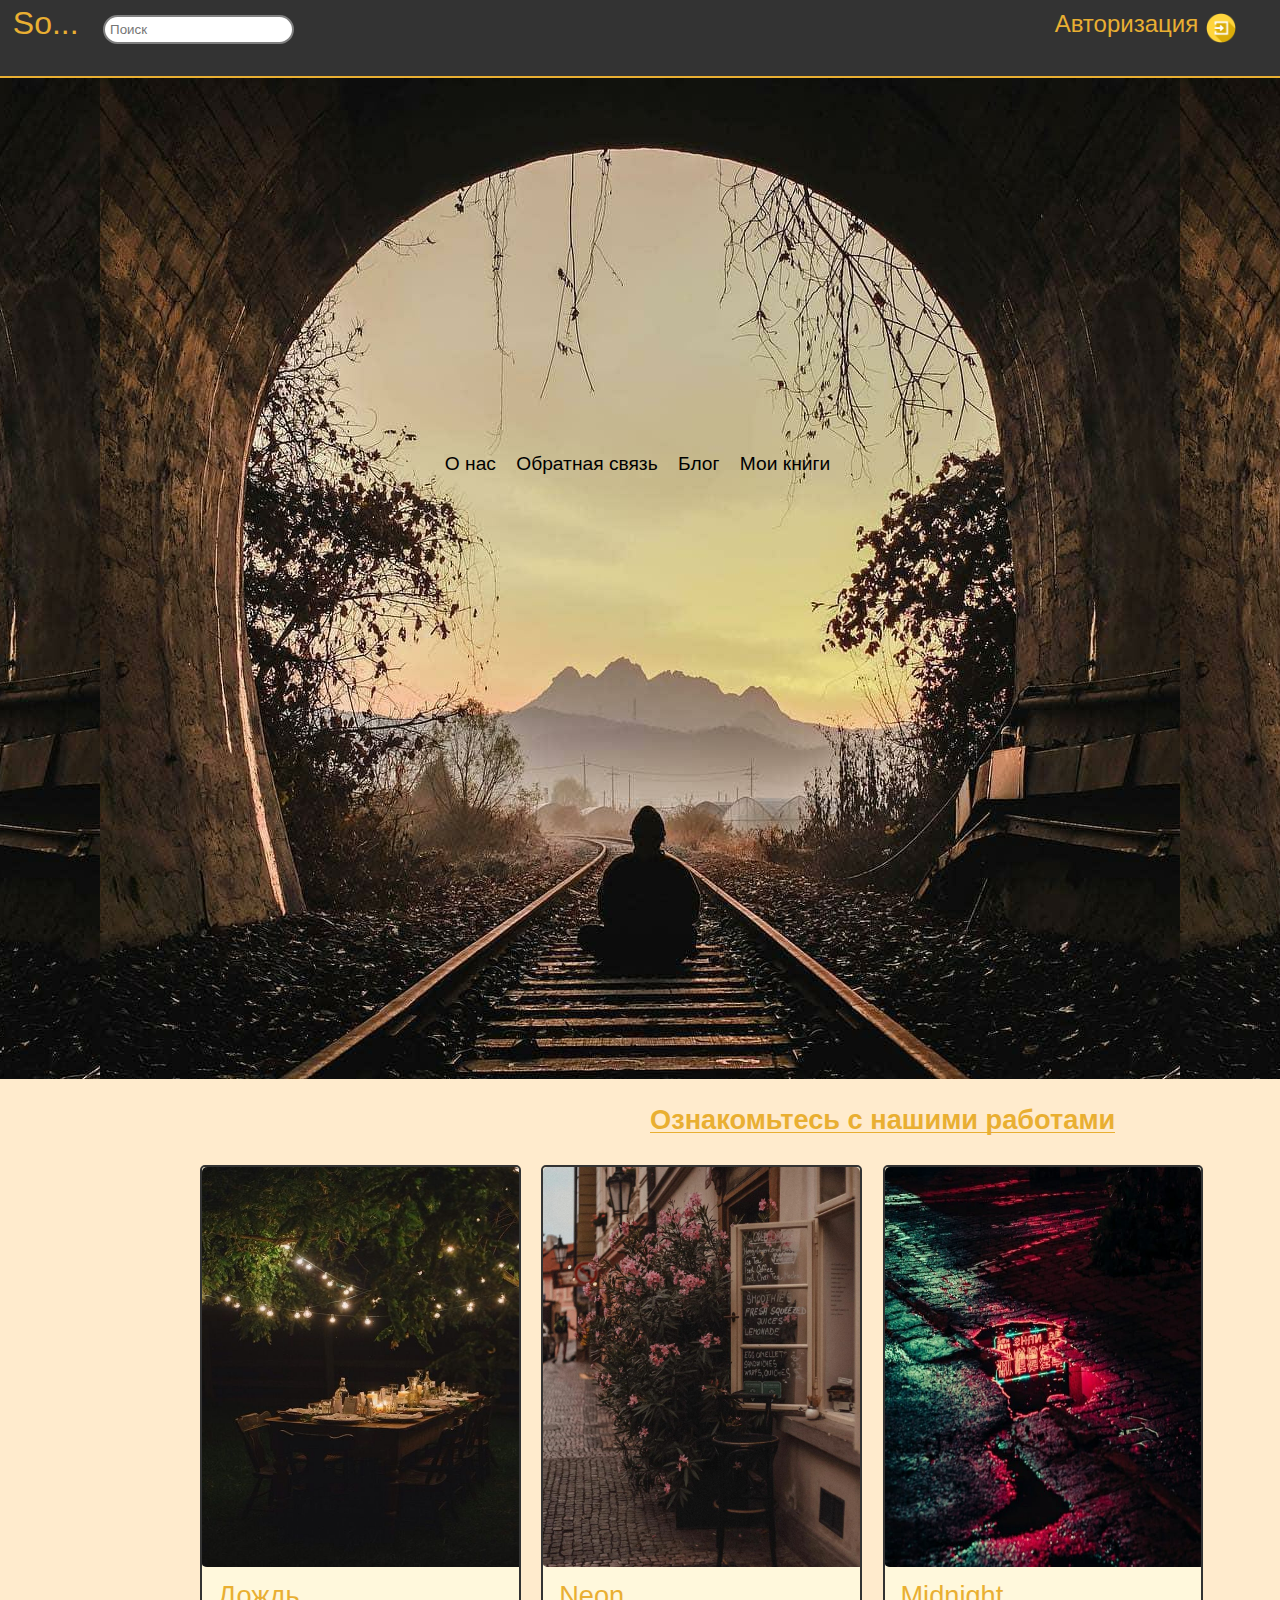
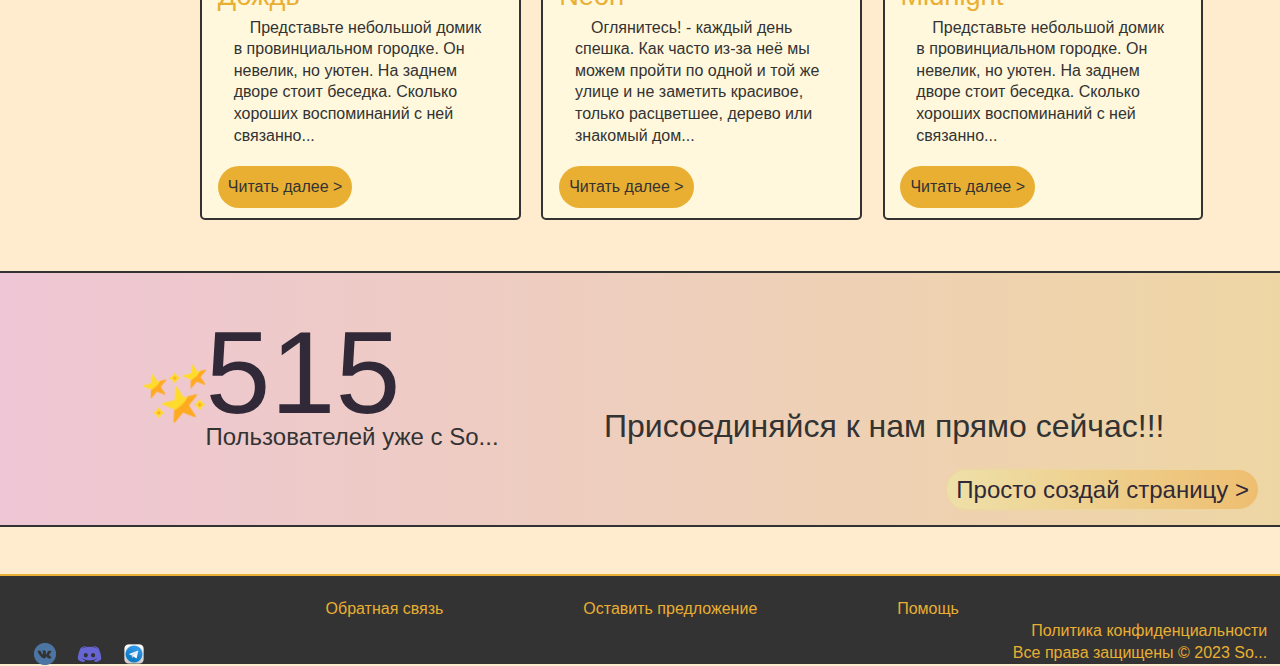
<file: index.html>
<!DOCTYPE html>
<html lang="en">
<head>
    <meta charset="UTF-8">
    <meta http-equiv="content-Type" content="text/html">
    <meta name="keywords" content="book, site, website" />
    <meta name="description" content="Этот сайт является литературным порталом" />
    <link href="css/style.css" rel="stylesheet" type="text/css" />
    <link href="img/book.png" rel="shortcut icon" type="image/x-icon" />
    <title>So...</title>
</head>
<body>
    <div id="page-wrap">
        <header>
        <a href="index.html" title="На главную" id="logo">So...</a>
        <input type="text" class="search" placeholder="Поиск" />
        <span class="right"> <span class="contact"><a href="auth.html" title="Вход/Регистрация">Авторизация<a href="auth.html" title="Вход/Регистрация"><img src="img/login.png" alt="Авторизация" title="Авторизация"></a></a></span></span>
    </header>
    <center>
    <div id="main">
        <div id="menu">
            <a href="index01.html" class="text_2">О нас</a>
            <a href="index02.html" class="text_2">Обратная связь</a>
            <a href="index03.html" class="text_2">Блог</a>
            <a href="index04.html" class="text_2">Мои книги</a>   
        </div>    
    </div>
    </center>
    <div class="read"><b><a href="#"> Ознакомьтесь с нашими работами </a></b><hr /></div>
    <div id="wrapper">
        <div id="articles">
            <article>
               <img src="img/rain.png" alt="Изображение" class="images" />
               <h2 class="text">Дождь</h2>
               <p>Представьте небольшой домик в провинциальном городке. Он невелик, но уютен. На заднем дворе стоит беседка. Сколько хороших воспоминаний с ней связанно...</p>
               <a href="rain.html" title="Читать рассказ" class="text">Читать далее ></a>
            </article>
            <article>
                <img src="img/neon.png" alt="Изображение" class="images" />
                <h2 class="text">Neon</h2>
                <p>Оглянитесь! - каждый день спешка. Как часто из-за неё мы можем пройти по одной и той же улице и не заметить красивое, только расцветшее, дерево или знакомый дом...</p>
                <a href="neon.html" title="Читать рассказ" class="text">Читать далее ></a>
             </article>
             <article>
                <img src="img/midnight.png" alt="Изображение" class="images" />
                <h2 class="text">Midnight</h2>
                <p>Представьте небольшой домик в провинциальном городке. Он невелик, но уютен. На заднем дворе стоит беседка. Сколько хороших воспоминаний с ней связанно...</p>
                <a href="midnight.html" title="Читать рассказ" class="text">Читать далее ></a>
             </article>
        </div>
    </div>
    <div class="clear"><br /></div>
    <center>
        <div id="soc-block">
            <div id="soc-block_in_1"> 515
                <img src="img/star.png"> 
            </div>
            <div class="leftt">
                <span class="soc_1">Пользователей уже с So...</span>
            </div>
            <div class="rightt_1">
                <span>Присоединяйся к нам прямо сейчас!!!</span>
            </div>
            <div class="rightt">
                <a href="reg.html" class="text">Просто создай страницу ></a> 
            </div>
        </div>
    </center>
    </div>
    <footer>
        <div id="footer-contact">
            <div class="contact-1">
                <span class="footer-contact-2"><a href="index02.html" title="Обратная связь" class="text_2">Обратная связь</a></span>
            </div>
            <div class="contact-1">
                <span class="footer-contact-3"><a href="proposal.html" title="Предложения" class="text_2">Оставить предложение</a></span>
            </div>
            <div class="contact-1">
                <span class="footer-contact-5"><a href="auth.html" title="Помощь" class="text_2">Помощь</a></span>
            </div>
        </div>  <br />
        <span class="right"> <a href="https://data-sec.ru/services/confidential/protection/">Политика конфиденциальности</a></span><br />
        <span class="right">Все права защищены &copy; 2023 So...</span>
        <span class="left"> 
            <a href="https://vk.com"><img src="img/vk.png" alt="Группа Вконтакте" title="Группа Вконтакте"></a> <a href="https://discord.com"><img src="img/discord.png" alt="Группа в Discord" title="Группа в Discord"></a> <a href="https://telegram.org"><img src="img/telegram.png" alt="Группа в Telegram" title="Группа в Telegram"></a>
        </span>
    </footer>
</body>
</html>
</file>
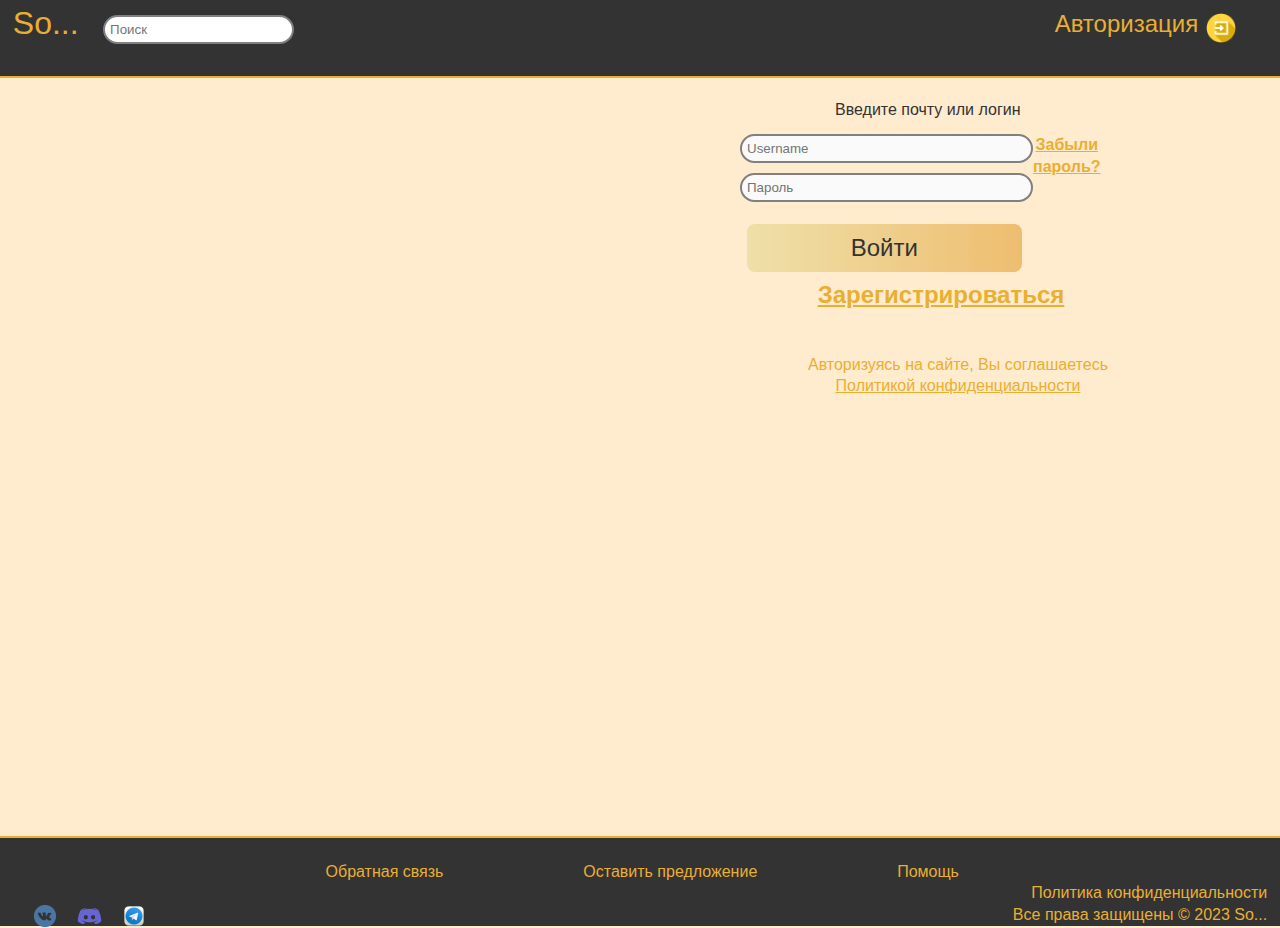
<file: auth.html>
<!DOCTYPE html>
<html lang="en">
<head>
    <meta charset="UTF-8">
    <meta http-equiv="content-Type" content="text/html">
    <meta name="keywords" content="book, site, website" />
    <meta name="description" content="Этот сайт является литературным порталом" />
    <link href="css/style.css" rel="stylesheet" type="text/css" />
    <link href="img/book.png" rel="shortcut icon" type="image/x-icon" />
    <title>So...</title>
</head>
<body>
    <div id="page-wrap">
        <header>
        <a href="index.html" title="На главную" id="logo">So...</a>
        <input type="text" class="search" placeholder="Поиск" />
        <span class="right"> <span class="contact"><a href="auth.html" title="Вход/Регистрация">Авторизация<a href="auth.html" title="Вход/Регистрация"><img src="img/login.png" alt="Авторизация" title="Авторизация"></a></a></span></span>
    </header>
    <div id="wrapper">
        <div id="articles">
            <form action=" " method="post">
                    <label for="login/password" >Введите почту или логин</label>
                    <input type="text" id="login" name="login" class="search" placeholder="Username" />
                    <input type="text" id="password" name="password" class="search" placeholder="Пароль" />
                    <div class="auth">
                        <span id="forget"><b><u><a href="forget.html">Забыли пароль?</a></u></b></span>
                    </div>
                    <input type="submit" value="Войти" id="send" name="send" />
                    <div class="auth">
                        <span id="reg"><b><u><a href="reg.html" title="Регистрация">Зарегистрироваться</a></u></b></span>
                    </div>
                    <div class="textt">
                        <span id="auth">Авторизуясь на сайте, Вы соглашаетесь <a href="https://data-sec.ru/services/confidential/protection/"><u>Политикой конфиденциальности</u></a></span>
                    </div>
                </div>    
            </form>
        </div>
    </div>
    </div>
    <footer>
        <div id="footer-contact">
            <div class="contact-1">
                <span class="footer-contact-2"><a href="index02.html" title="Обратная связь">Обратная связь</a></span>
            </div>
            <div class="contact-1">
                <span class="footer-contact-3"><a href="proposal.html" title="Предложения">Оставить предложение</a></span>
            </div>
            <div class="contact-1">
                <span class="footer-contact-5"><a href="auth.html" title="Помощь">Помощь</a></span>
            </div>
        </div>  <br />
        <span class="right"> <a href="https://data-sec.ru/services/confidential/protection/">Политика конфиденциальности</a></span><br />
        <span class="right">Все права защищены &copy; 2023 So...</span>
        <span class="left"> 
            <a href="https://vk.com"><img src="img/vk.png" alt="Группа Вконтакте" title="Группа Вконтакте"></a> <a href="https://discord.com"><img src="img/discord.png" alt="Группа в Discord" title="Группа в Discord"></a> <a href="https://telegram.org"><img src="img/telegram.png" alt="Группа в Telegram" title="Группа в Telegram"></a>
        </span>
    </footer>
</body>
</html>
</file>
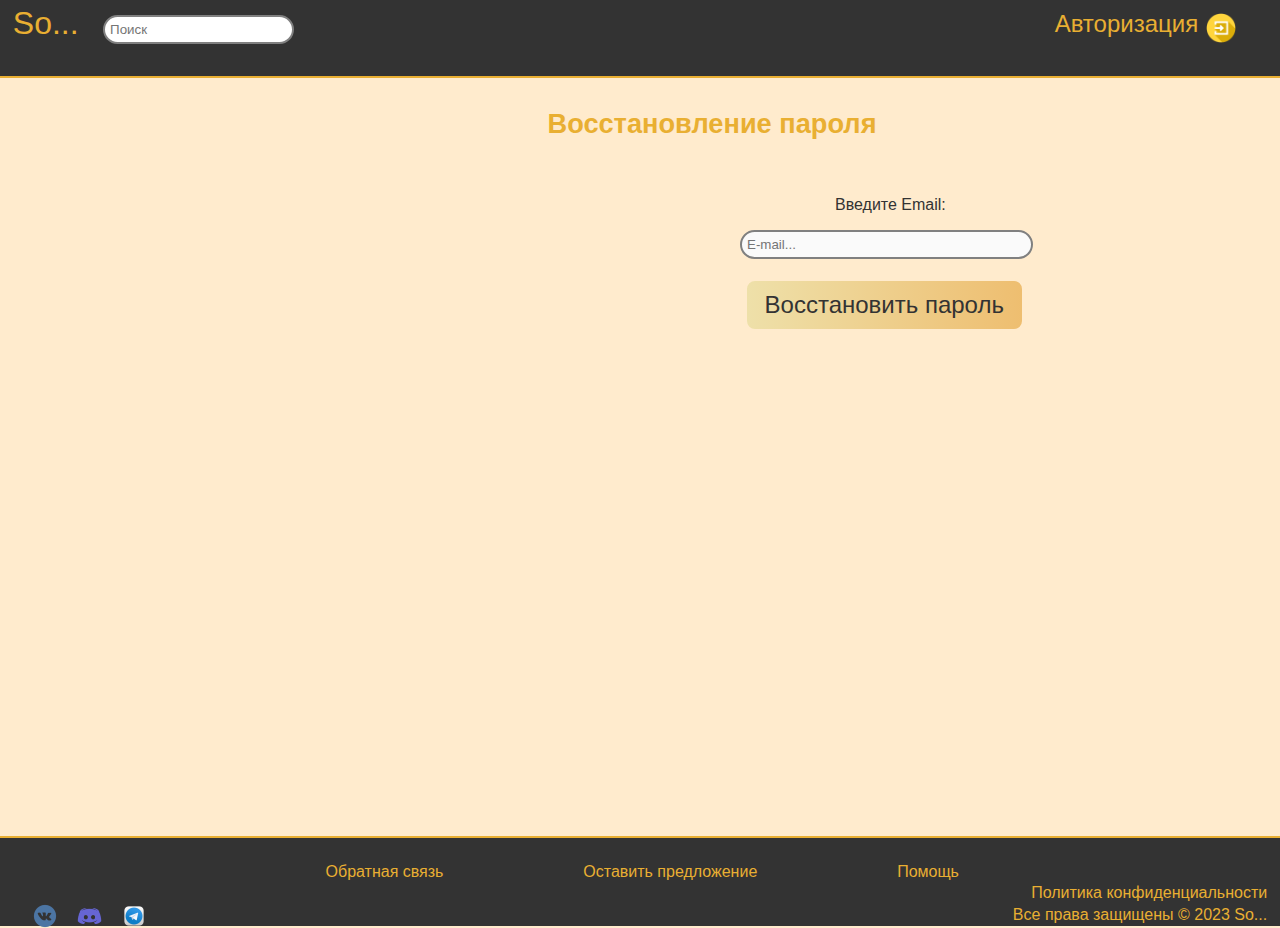
<file: forget.html>
<!DOCTYPE html>
<html lang="en">
<head>
    <meta charset="UTF-8">
    <meta http-equiv="content-Type" content="text/html">
    <meta name="keywords" content="book, site, website" />
    <meta name="description" content="Этот сайт является литературным порталом" />
    <link href="css/style.css" rel="stylesheet" type="text/css" />
    <link href="img/book.png" rel="shortcut icon" type="image/x-icon" />
    <title>So...</title>
</head>
<body>
    <div id="page-wrap">
        <header>
        <a href="index.html" title="На главную" id="logo">So...</a>
        <input type="text" class="search" placeholder="Поиск" />
        <span class="right"> <span class="contact"><a href="auth.html" title="Вход/Регистрация">Авторизация<a href="auth.html" title="Вход/Регистрация"><img src="img/login.png" alt="Авторизация" title="Авторизация"></a></a></span></span>
    </header>
    <div id="wrapper">
        <div id="articles">
            <div class="recovery">
                <span id="recovery"><b>Восстановление пароля</b></span>
            </div>
            <form action=" " method="post">
                <label for="email" >Введите Email:</label>
                    <input type="email" id="email" name="email" class="search" placeholder="E-mail..." />
                    <input type="submit" value="Восстановить пароль" id="send" name="send" />
            </form>
        </div>
    </div>
</div>
<footer>
    <div id="footer-contact">
        <div class="contact-1">
            <span class="footer-contact-2"><a href="index02.html" title="Обратная связь">Обратная связь</a></span>
        </div>
        <div class="contact-1">
            <span class="footer-contact-3"><a href="proposal.html" title="Предложения">Оставить предложение</a></span>
        </div>
        <div class="contact-1">
            <span class="footer-contact-5"><a href="auth.html" title="Помощь">Помощь</a></span>
        </div>
    </div>  <br />
    <span class="right"> <a href="https://data-sec.ru/services/confidential/protection/">Политика конфиденциальности</a></span><br />
    <span class="right">Все права защищены &copy; 2023 So...</span>
    <span class="left"> 
        <a href="https://vk.com"><img src="img/vk.png" alt="Группа Вконтакте" title="Группа Вконтакте"></a> <a href="https://discord.com"><img src="img/discord.png" alt="Группа в Discord" title="Группа в Discord"></a> <a href="https://telegram.org"><img src="img/telegram.png" alt="Группа в Telegram" title="Группа в Telegram"></a>
    </span>
</footer>
</body>
</html>
</file>
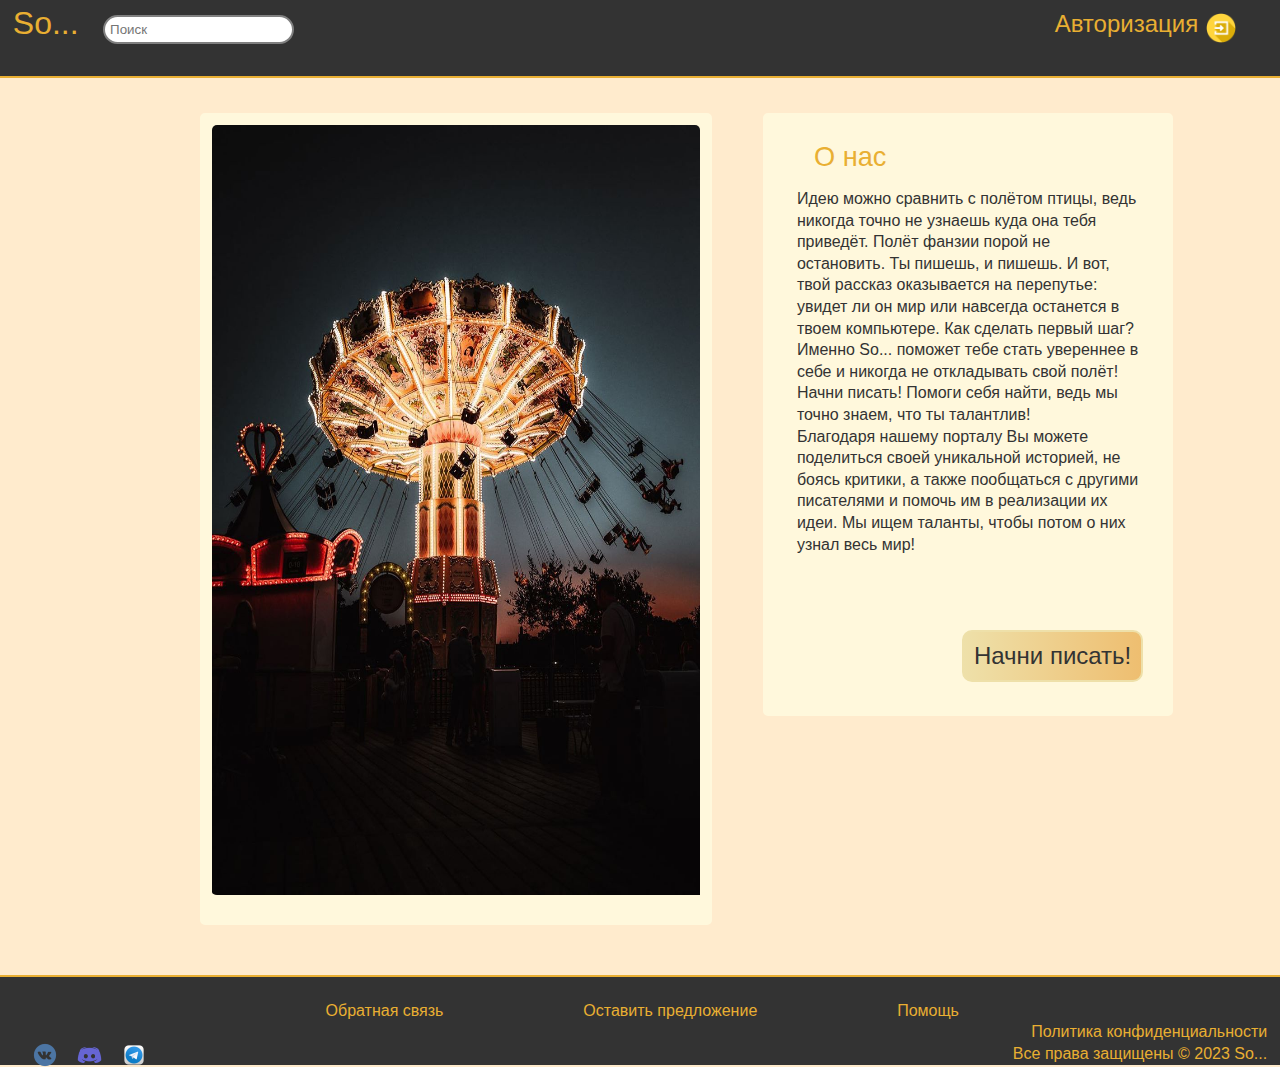
<file: index01.html>
<!DOCTYPE html>
<html lang="en">
<head>
    <meta charset="UTF-8">
    <meta http-equiv="content-Type" content="text/html">
    <meta name="keywords" content="book, site, website" />
    <meta name="description" content="Этот сайт является литературным порталом" />
    <link href="css/style.css" rel="stylesheet" type="text/css" />
    <link href="img/book.png" rel="shortcut icon" type="image/x-icon" />
    <title>So...</title>
</head>
<body>
    <div id="page-wrap">
        <header>
        <a href="index.html" title="На главную" id="logo">So...</a>
        <input type="text" class="search" placeholder="Поиск" />
        <span class="right"> <span class="contact"><a href="auth.html" title="Вход/Регистрация">Авторизация<a href="auth.html" title="Вход/Регистрация"><img src="img/login.png" alt="Авторизация" title="Авторизация"></a></a></span></span>
    </header>
    <div id="wrapper">
        <div id="articles">
            <div id="then">
                <img src="img/img3.png" alt="Изображение" class="images" />
            </div>
            <div id="columRight">
                <h2 class="text">О нас</h2>
                <p class="text_1">Идею можно сравнить с полётом птицы, ведь никогда точно не узнаешь куда она тебя приведёт. Полёт фанзии порой не остановить. Ты пишешь, и пишешь. И вот, твой рассказ оказывается на перепутье: увидет ли он мир или навсегда останется в твоем компьютере. Как сделать первый шаг? Именно So... поможет тебе стать увереннее в себе и никогда не откладывать свой полёт!</p>
                <p class="text_1">Начни писать! Помоги себя найти, ведь мы точно знаем, что ты талантлив!</p>
                <p class="text_1">Благодаря нашему порталу Вы можете поделиться своей уникальной историей, не боясь критики, а также пообщаться с другими писателями и помочь им в реализации их идеи. Мы ищем таланты, чтобы потом о них узнал весь мир!</p>
                <a href="reg.html"><input type="submit" value="Начни писать!" id="sent" name="sent" /></a>
            </div>
        </div>
    </div>
    </div>
    <footer>
        <div id="footer-contact">
            <div class="contact-1">
                <span class="footer-contact-2"><a href="index02.html" title="Обратная связь">Обратная связь</a></span>
            </div>
            <div class="contact-1">
                <span class="footer-contact-3"><a href="proposal.html" title="Предложения">Оставить предложение</a></span>
            </div>
            <div class="contact-1">
                <span class="footer-contact-5"><a href="auth.html" title="Помощь">Помощь</a></span>
            </div>
        </div>  <br />
        <span class="right"> <a href="https://data-sec.ru/services/confidential/protection/">Политика конфиденциальности</a></span><br />
        <span class="right">Все права защищены &copy; 2023 So...</span>
        <span class="left"> 
            <a href="https://vk.com"><img src="img/vk.png" alt="Группа Вконтакте" title="Группа Вконтакте"></a> <a href="https://discord.com"><img src="img/discord.png" alt="Группа в Discord" title="Группа в Discord"></a> <a href="https://telegram.org"><img src="img/telegram.png" alt="Группа в Telegram" title="Группа в Telegram"></a>
        </span>
    </footer>
</body>
</html>
</file>
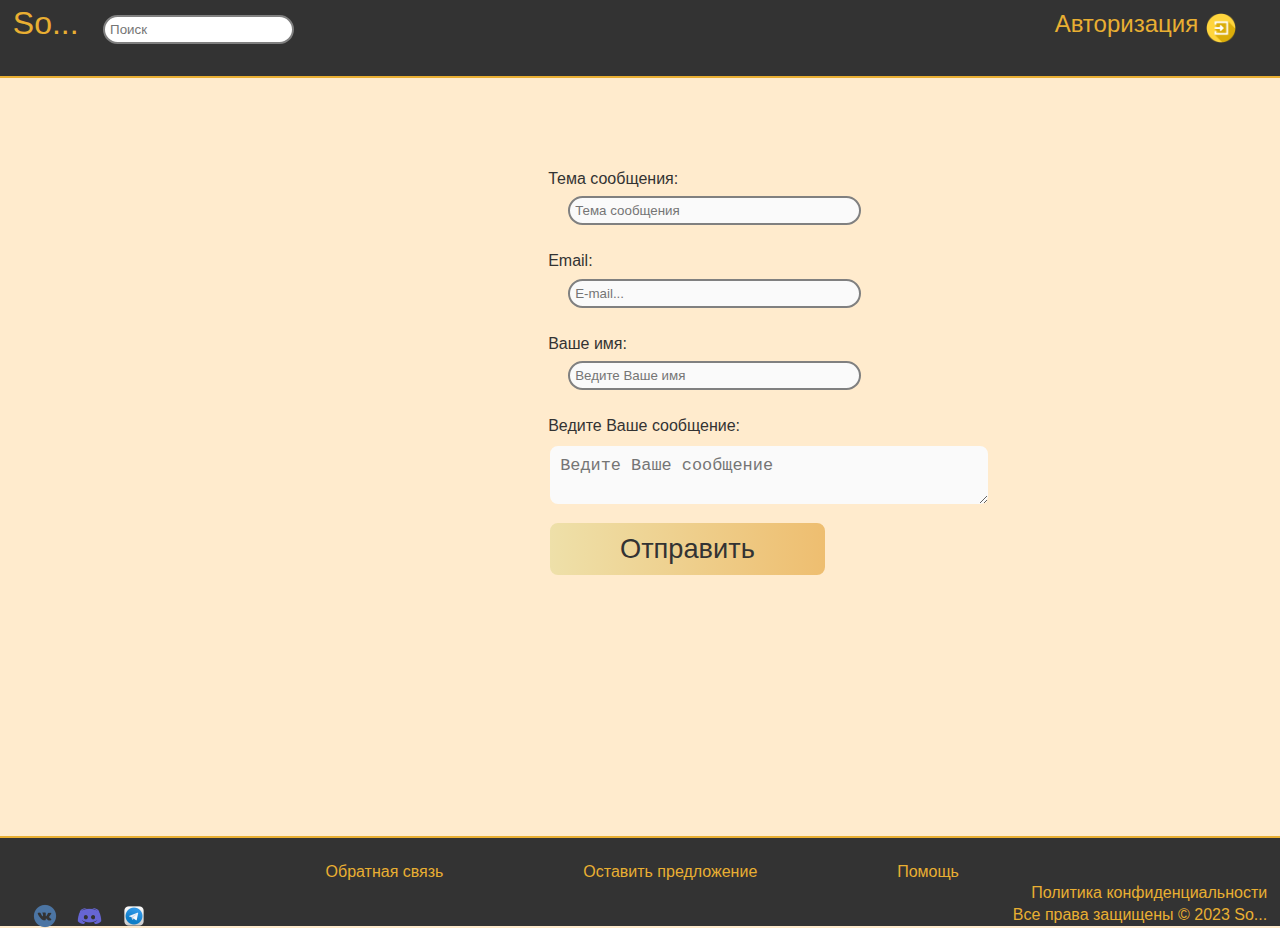
<file: index02.html>
<!DOCTYPE html>
<html lang="en">
<head>
    <meta charset="UTF-8">
    <meta http-equiv="content-Type" content="text/html">
    <meta name="keywords" content="book, site, website" />
    <meta name="description" content="Этот сайт является литературным порталом" />
    <link href="css/style.css" rel="stylesheet" type="text/css" />
    <link href="img/book.png" rel="shortcut icon" type="image/x-icon" />
    <title>So...</title>
</head>
<body>
    <div id="page-wrap">
        <header>
        <a href="index.html" title="На главную" id="logo">So...</a>
        <input type="text" class="search" placeholder="Поиск" />
        <span class="right"> <span class="contact"><a href="auth.html" title="Вход/Регистрация">Авторизация<a href="auth.html" title="Вход/Регистрация"><img src="img/login.png" alt="Авторизация" title="Авторизация"></a></a></span></span>
    </header>
        <div id="wrapper">
            <div id="articles">
                <form-2 action=" " method="post">
                    <label for="subject" >Тема сообщения:</label>
                    <input type="text" id="subject" name="subject" class="search" placeholder="Тема сообщения" />
                    <label for="email" >Email:</label>
                    <input type="email" id="email" name="email" class="search" placeholder="E-mail..." />
                    <label for="name" >Ваше имя:</label>
                    <input type="text" id="name" name="name" class="search" placeholder="Ведите Ваше имя" />
                    <label for="message" >Ведите Ваше сообщение:</label>
                    <textarea placeholder="Ведите Ваше сообщение" id="message" name="message"></textarea>
                    <input type="submit" value="Отправить" id="send" name="send" />
                </form-2>
            </div>
        </div>
    </div>
    <footer>
        <div id="footer-contact">
            <div class="contact-1">
                <span class="footer-contact-2"><a href="index02.html" title="Обратная связь">Обратная связь</a></span>
            </div>
            <div class="contact-1">
                <span class="footer-contact-3"><a href="proposal.html" title="Предложения">Оставить предложение</a></span>
            </div>
            <div class="contact-1">
                <span class="footer-contact-5"><a href="auth.html" title="Помощь">Помощь</a></span>
            </div>
        </div>  <br />
        <span class="right"> <a href="https://data-sec.ru/services/confidential/protection/">Политика конфиденциальности</a></span><br />
        <span class="right">Все права защищены &copy; 2023 So...</span>
        <span class="left"> 
            <a href="https://vk.com"><img src="img/vk.png" alt="Группа Вконтакте" title="Группа Вконтакте"></a> <a href="https://discord.com"><img src="img/discord.png" alt="Группа в Discord" title="Группа в Discord"></a> <a href="https://telegram.org"><img src="img/telegram.png" alt="Группа в Telegram" title="Группа в Telegram"></a>
        </span>
    </footer>
</body>
</html>
</file>
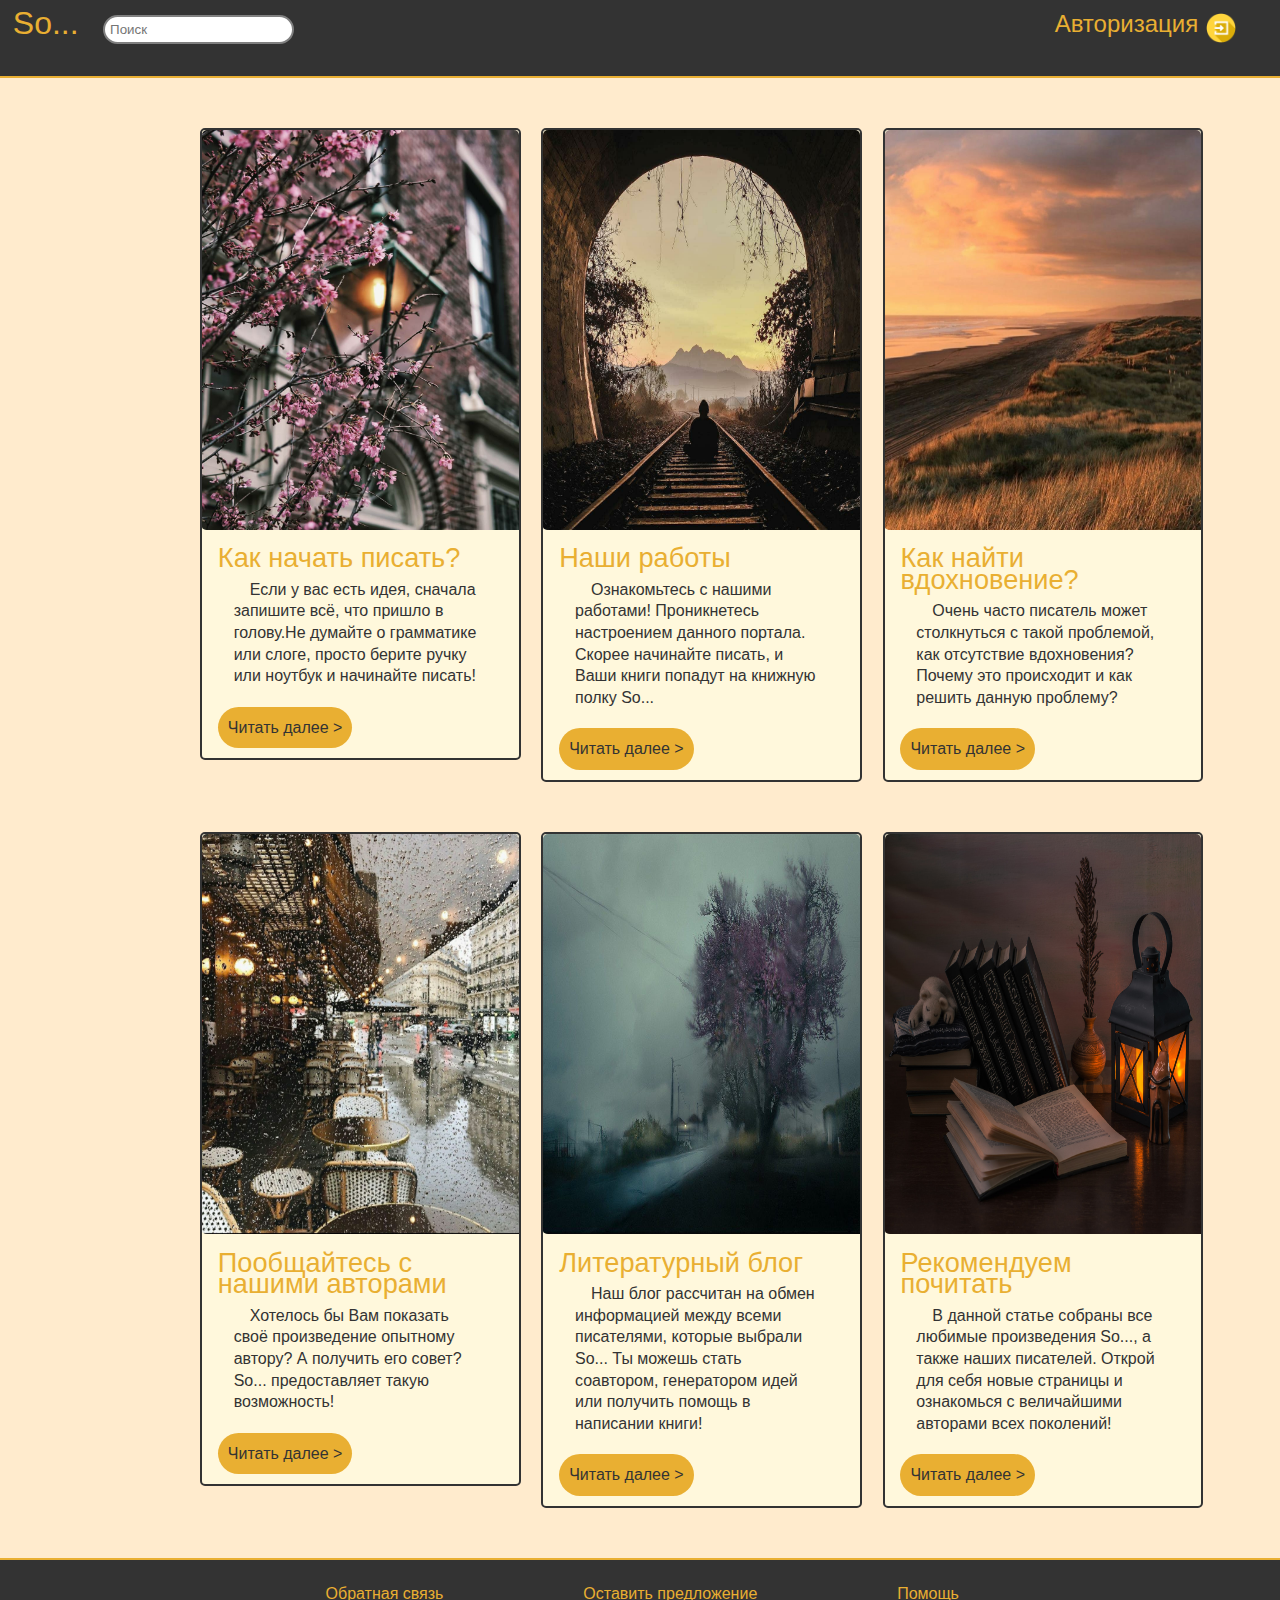
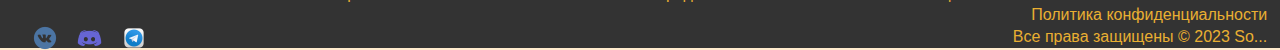
<file: index03.html>
<!DOCTYPE html>
<html lang="en">
<head>
    <meta charset="UTF-8">
    <meta http-equiv="content-Type" content="text/html">
    <meta name="keywords" content="book, site, website" />
    <meta name="description" content="Этот сайт является литературным порталом" />
    <link href="css/style.css" rel="stylesheet" type="text/css" />
    <link href="img/book.png" rel="shortcut icon" type="image/x-icon" />
    <title>So...</title>
</head>
<body>
    <div id="page-wrap">
        <header>
        <a href="index.html" title="На главную" id="logo">So...</a>
        <input type="text" class="search" placeholder="Поиск" />
        <span class="right"> <span class="contact"><a href="auth.html" title="Вход/Регистрация">Авторизация<a href="auth.html" title="Вход/Регистрация"><img src="img/login.png" alt="Авторизация" title="Авторизация"></a></a></span></span>
    </header>
    <div id="wrapper-1">
        <div id="articles-1">
            <article-1>
                <img src="img/i6.png" alt="Изображение" class="images" />
                <h2 class="text">Как начать писать?</h2>
                <p>Если у вас есть идея, сначала запишите всё, что пришло в голову.Не думайте о грамматике или слоге, просто берите ручку или ноутбук и начинайте писать!</p>
                <a href="#" title="Читать статью" class="text">Читать далее ></a>
             </article-1>
             <article-1>
                 <img src="img/img2.png" alt="Изображение" class="images" />
                 <h2 class="text">Наши работы</h2>
                 <p>Ознакомьтесь с нашими работами! Проникнетесь настроением данного портала. Скорее начинайте писать, и Ваши книги попадут на книжную полку So...</p>
                 <a href="#" title="Перейти в библиотеку" class="text">Читать далее ></a>
              </article-1>
              <article-1>
                 <img src="img/i9.png" alt="Изображение" class="images" />
                 <h2 class="text">Как найти вдохновение?</h2>
                 <p>Очень часто писатель может столкнуться с такой проблемой, как отсутствие вдохновения? Почему это происходит и как решить данную проблему?</p>
                 <a href="#" title="Читать статью" class="text">Читать далее ></a>
              </article-1>
              <article-1>
                <img src="img/i2.png" alt="Изображение" class="images" />
                <h2 class="text">Пообщайтесь с нашими авторами</h2>
                <p>Хотелось бы Вам показать своё произведение опытному автору? А получить его совет? So... предоставляет такую возможность!</p>
                <a href="#" title="Перейти в блог" class="text">Читать далее ></a>
             </article-1>
             <article-1>
                 <img src="img/img1.png" alt="Изображение" class="images" />
                 <h2 class="text">Литературный блог</h2>
                 <p>Наш блог рассчитан на обмен информацией между всеми писателями, которые выбрали So... Ты можешь стать соавтором, генератором идей или получить помощь в написании книги! </p>
                 <a href="#" title="Перейти в блог" class="text">Читать далее ></a>
              </article-1>
              <article-1>
                 <img src="img/i10.png" alt="Изображение" class="images" />
                 <h2 class="text">Рекомендуем почитать</h2>
                 <p>В данной статье собраны все любимые произведения So..., а также наших писателей. Открой для себя новые страницы и ознакомься с величайшими авторами всех поколений!</p>
                 <a href="#" title="Читать статью" class="text">Читать далее ></a>
              </article-1>
        </div>
    </div>
    </div>
    <footer>
        <div id="footer-contact">
            <div class="contact-1">
                <span class="footer-contact-2"><a href="index02.html" title="Обратная связь">Обратная связь</a></span>
            </div>
            <div class="contact-1">
                <span class="footer-contact-3"><a href="proposal.html" title="Предложения">Оставить предложение</a></span>
            </div>
            <div class="contact-1">
                <span class="footer-contact-5"><a href="auth.html" title="Помощь">Помощь</a></span>
            </div>
        </div>  <br />
        <span class="right"> <a href="https://data-sec.ru/services/confidential/protection/">Политика конфиденциальности</a></span><br />
        <span class="right">Все права защищены &copy; 2023 So...</span>
        <span class="left"> 
            <a href="https://vk.com"><img src="img/vk.png" alt="Группа Вконтакте" title="Группа Вконтакте"></a> <a href="https://discord.com"><img src="img/discord.png" alt="Группа в Discord" title="Группа в Discord"></a> <a href="https://telegram.org"><img src="img/telegram.png" alt="Группа в Telegram" title="Группа в Telegram"></a>
        </span>
    </footer>
</body>
</html>
</file>
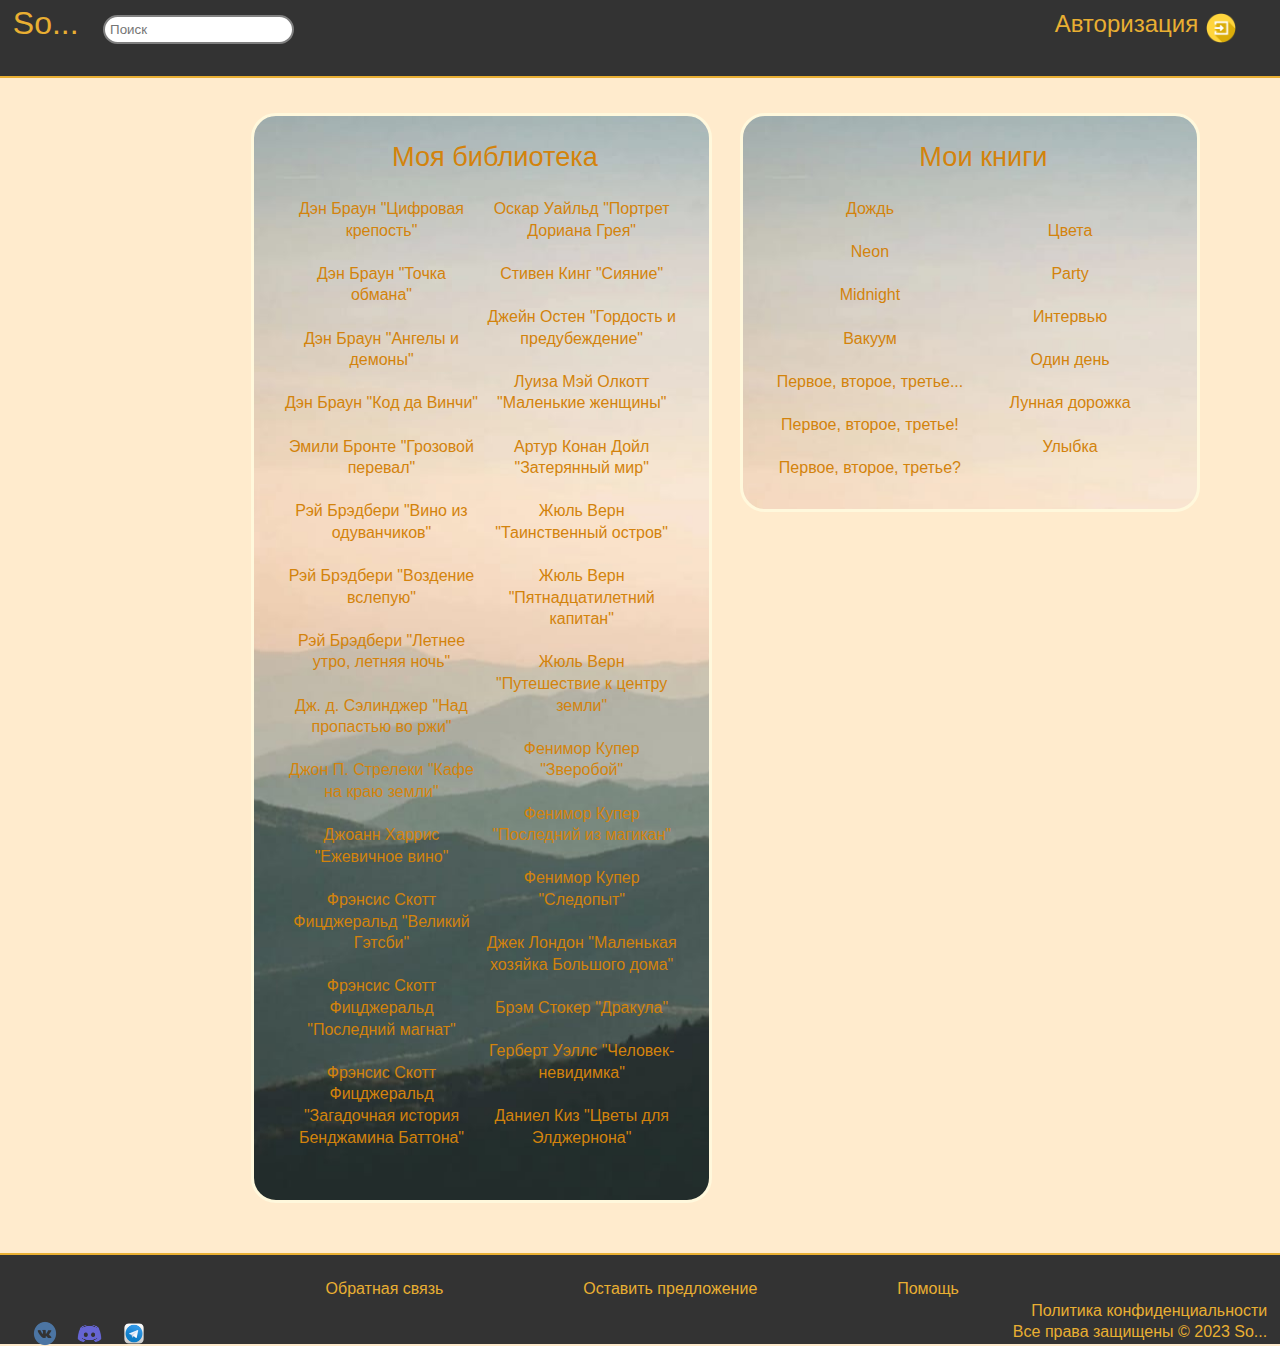
<file: index04.html>
<!DOCTYPE html>
<html lang="en">
<head>
    <meta charset="UTF-8">
    <meta http-equiv="content-Type" content="text/html">
    <meta name="keywords" content="book, site, website" />
    <meta name="description" content="Этот сайт является литературным порталом" />
    <link href="css/style.css" rel="stylesheet" type="text/css" />
    <link href="img/book.png" rel="shortcut icon" type="image/x-icon" />
    <title>So...</title>
</head>
<body>
    <div id="page-wrap">
        <header>
        <a href="index.html" title="На главную" id="logo">So...</a>
        <input type="text" class="search" placeholder="Поиск" />
        <span class="right"> <span class="contact"><a href="auth.html" title="Вход/Регистрация">Авторизация<a href="auth.html" title="Вход/Регистрация"><img src="img/login.png" alt="Авторизация" title="Авторизация"></a></a></span></span>
    </header>
    <div id="wrapper">
        <div id="articles">
            <div id="leftcolum">
                <h2 class="text">Моя библиотека</h2>
                <div class="textcols">
                    <a href="#">Дэн Браун "Цифровая крепость"</a><br />
                    <br />
                    <a href="#">Дэн Браун "Точка обмана"</a><br />
                    <br />
                    <a href="#">Дэн Браун "Ангелы и демоны"</a><br />
                    <br />
                    <a href="#">Дэн Браун "Код да Винчи"</a><br />
                    <br />
                    <a href="https://bookscafe.net/read/bronte_emili-grozovoy_pereval-79039.html#p1">Эмили Бронте "Грозовой перевал"</a><br />
                    <br />
                    <a href="https://bookscafe.net/read/bredberi_rey-vino_iz_oduvanchikov-9557.html#p1">Рэй Брэдбери "Вино из одуванчиков"</a><br />
                    <br />
                    <a href="#">Рэй Брэдбери "Воздение вслепую"</a><br />
                    <br />
                    <a href="#">Рэй Брэдбери "Летнее утро, летняя ночь"</a><br />
                    <br />
                    <a href="https://bookscafe.net/read/selindzher_dzherom-nad_propastyu_vo_rzhi-155467.html#p1">Дж. д. Сэлинджер "Над пропастью во ржи"</a><br />
                    <br />
                    <a href="#">Джон П. Стрелеки "Кафе на краю земли"</a><br />
                    <br />
                    <a href="#">Джоанн Харрис "Ежевичное вино"</a><br />
                    <br />
                    <a href="#">Фрэнсис Скотт Фицджеральд "Великий Гэтсби"</a><br />
                    <br />
                    <a href="#">Фрэнсис Скотт Фицджеральд "Последний магнат"</a><br />
                    <br />
                    <a href="#">Фрэнсис Скотт Фицджеральд "Загадочная история Бенджамина Баттона"</a><br />
                    <br />
                    <a href="#">Оскар Уайльд "Портрет Дориана Грея"</a><br />
                    <br />
                    <a href="#">Стивен Кинг "Сияние"</a><br />
                    <br />
                    <a href="#">Джейн Остен "Гордость и предубеждение"</a><br />
                    <br />
                    <a href="#">Луиза Мэй Олкотт "Маленькие женщины"</a><br />
                    <br />
                    <a href="#">Артур Конан Дойл "Затерянный мир"</a><br />
                    <br />
                    <a href="#">Жюль Верн "Таинственный остров"</a><br />
                    <br />
                    <a href="#">Жюль Верн "Пятнадцатилетний капитан"</a><br />
                    <br />
                    <a href="#">Жюль Верн "Путешествие к центру земли"</a><br />
                    <br />
                    <a href="#">Фенимор Купер "Зверобой"</a><br />
                    <br />
                    <a href="#">Фенимор Купер "Последний из магикан"</a><br />
                    <br />
                    <a href="#">Фенимор Купер "Следопыт"</a><br />
                    <br />
                    <a href="#">Джек Лондон "Маленькая хозяйка Большого дома"</a><br />
                    <br />
                    <a href="#">Брэм Стокер "Дракула"</a><br />
                    <br />
                    <a href="#">Герберт Уэллс "Человек-невидимка"</a><br />
                    <br />
                    <a href="#">Даниел Киз "Цветы для Элджернона"</a><br />
                    <br />
                </div> 
            </div>
            <div id="rightcolum">
                <h2 class="text">Мои книги</h2>
                <div class="textcols">
                    <a href="rain.html">Дождь</a><br />
                    <br />
                    <a href="neon.html">Neon</a><br />
                    <br />
                    <a href="midnight.html">Midnight</a><br />
                    <br />
                    <a href="#">Вакуум</a><br />
                    <br />
                    <a href="#">Первое, второе, третье...</a><br />
                    <br />
                    <a href="#">Первое, второе, третье!</a><br />
                    <br />
                    <a href="#">Первое, второе, третье?</a><br />
                    <br />
                    <a href="#">Цвета</a><br />
                    <br />
                    <a href="#">Party</a><br />
                    <br />
                    <a href="#">Интервью</a><br />
                    <br />
                    <a href="#">Один день</a><br />
                    <br />
                    <a href="#">Лунная дорожка</a><br />
                    <br />
                    <a href="#">Улыбка</a><br />
                    <br />
                </div>
            </div>
            </div>
        </div>
    </div>
    </div>
    <footer>
        <div id="footer-contact">
            <div class="contact-1">
                <span class="footer-contact-2"><a href="index02.html" title="Обратная связь">Обратная связь</a></span>
            </div>
            <div class="contact-1">
                <span class="footer-contact-3"><a href="proposal.html" title="Предложения">Оставить предложение</a></span>
            </div>
            <div class="contact-1">
                <span class="footer-contact-5"><a href="auth.html" title="Помощь">Помощь</a></span>
            </div>
        </div>  <br />
        <span class="right"> <a href="https://data-sec.ru/services/confidential/protection/">Политика конфиденциальности</a></span><br />
        <span class="right">Все права защищены &copy; 2023 So...</span>
        <span class="left"> 
            <a href="https://vk.com"><img src="img/vk.png" alt="Группа Вконтакте" title="Группа Вконтакте"></a> <a href="https://discord.com"><img src="img/discord.png" alt="Группа в Discord" title="Группа в Discord"></a> <a href="https://telegram.org"><img src="img/telegram.png" alt="Группа в Telegram" title="Группа в Telegram"></a>
        </span>
    </footer>
</body>
</html>
</file>
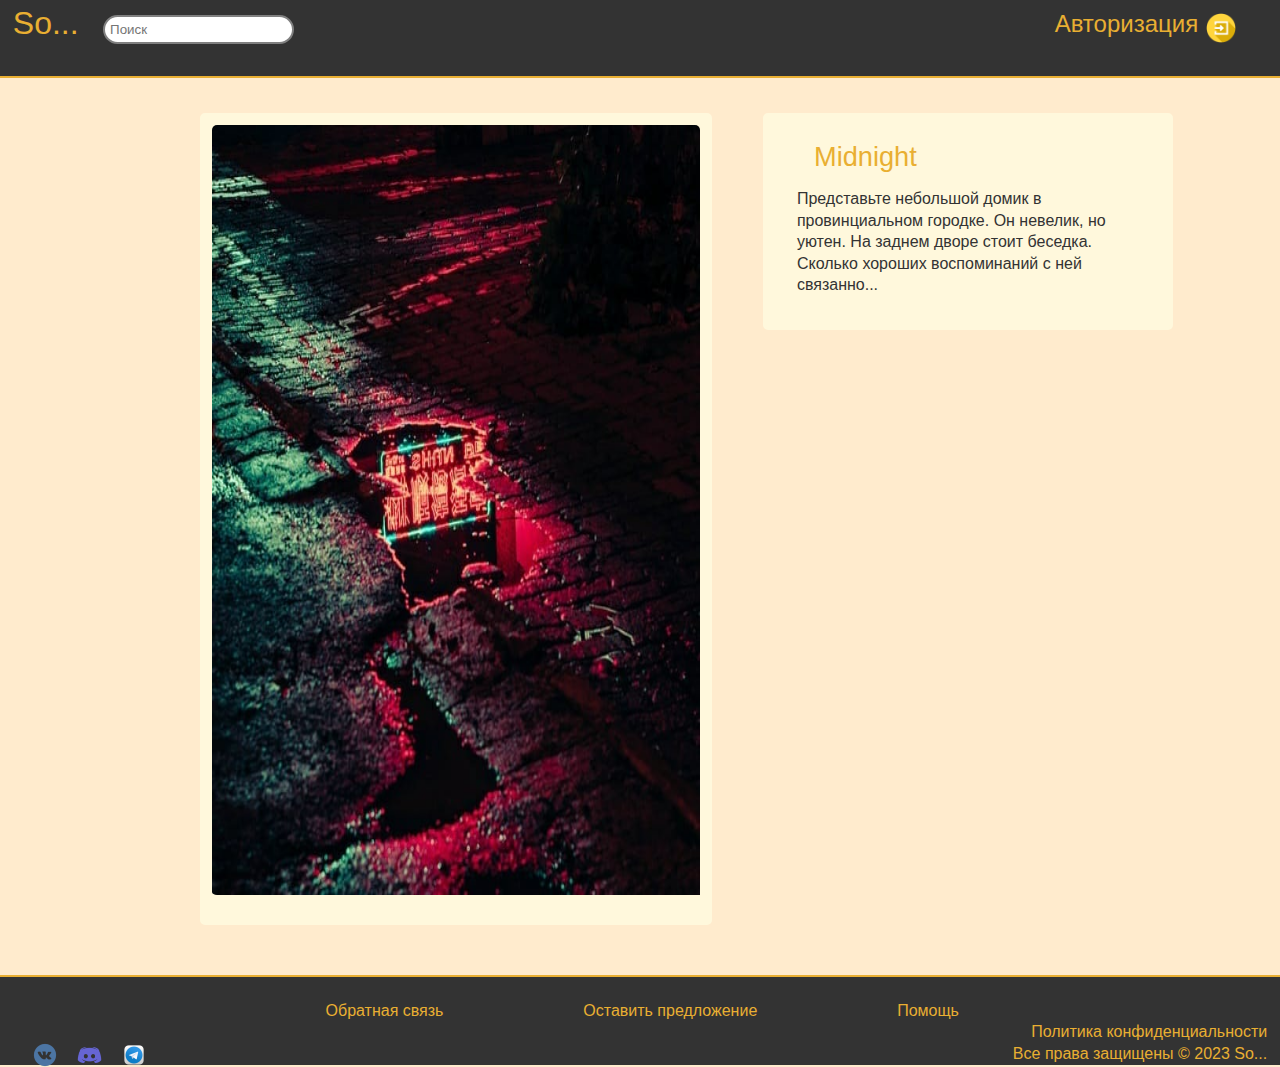
<file: midnight.html>
<!DOCTYPE html>
<html lang="en">
<head>
    <meta charset="UTF-8">
    <meta http-equiv="content-Type" content="text/html">
    <meta name="keywords" content="book, site, website" />
    <meta name="description" content="Этот сайт является литературным порталом" />
    <link href="css/style.css" rel="stylesheet" type="text/css" />
    <link href="img/book.png" rel="shortcut icon" type="image/x-icon" />
    <title>So...</title>
</head>
<body>
    <div id="page-wrap">
        <header>
        <a href="index.html" title="На главную" id="logo">So...</a>
        <input type="text" class="search" placeholder="Поиск" />
        <span class="right"> <span class="contact"><a href="auth.html" title="Вход/Регистрация">Авторизация<a href="auth.html" title="Вход/Регистрация"><img src="img/login.png" alt="Авторизация" title="Авторизация"></a></a></span></span>
    </header>
    <div id="wrapper">
        <div id="articles">
            <div id="then">
                <img src="img/midnight.png" alt="Изображение" class="images" />
            </div>
            <div id="columRight">
                <h2 class="text">Midnight</h2>
                <p class="text_1">Представьте небольшой домик в провинциальном городке. Он невелик, но уютен. На заднем дворе стоит беседка. Сколько хороших воспоминаний с ней связанно...</p>
            </div>
        </div>
    </div>
    </div>
    <footer>
        <div id="footer-contact">
            <div class="contact-1">
                <span class="footer-contact-2"><a href="index02.html" title="Обратная связь">Обратная связь</a></span>
            </div>
            <div class="contact-1">
                <span class="footer-contact-3"><a href="proposal.html" title="Предложения">Оставить предложение</a></span>
            </div>
            <div class="contact-1">
                <span class="footer-contact-5"><a href="auth.html" title="Помощь">Помощь</a></span>
            </div>
        </div>  <br />
        <span class="right"> <a href="https://data-sec.ru/services/confidential/protection/">Политика конфиденциальности</a></span><br />
        <span class="right">Все права защищены &copy; 2023 So...</span>
        <span class="left"> 
            <a href="https://vk.com"><img src="img/vk.png" alt="Группа Вконтакте" title="Группа Вконтакте"></a> <a href="https://discord.com"><img src="img/discord.png" alt="Группа в Discord" title="Группа в Discord"></a> <a href="https://telegram.org"><img src="img/telegram.png" alt="Группа в Telegram" title="Группа в Telegram"></a>
        </span>
    </footer>
</body>
</html>
</file>
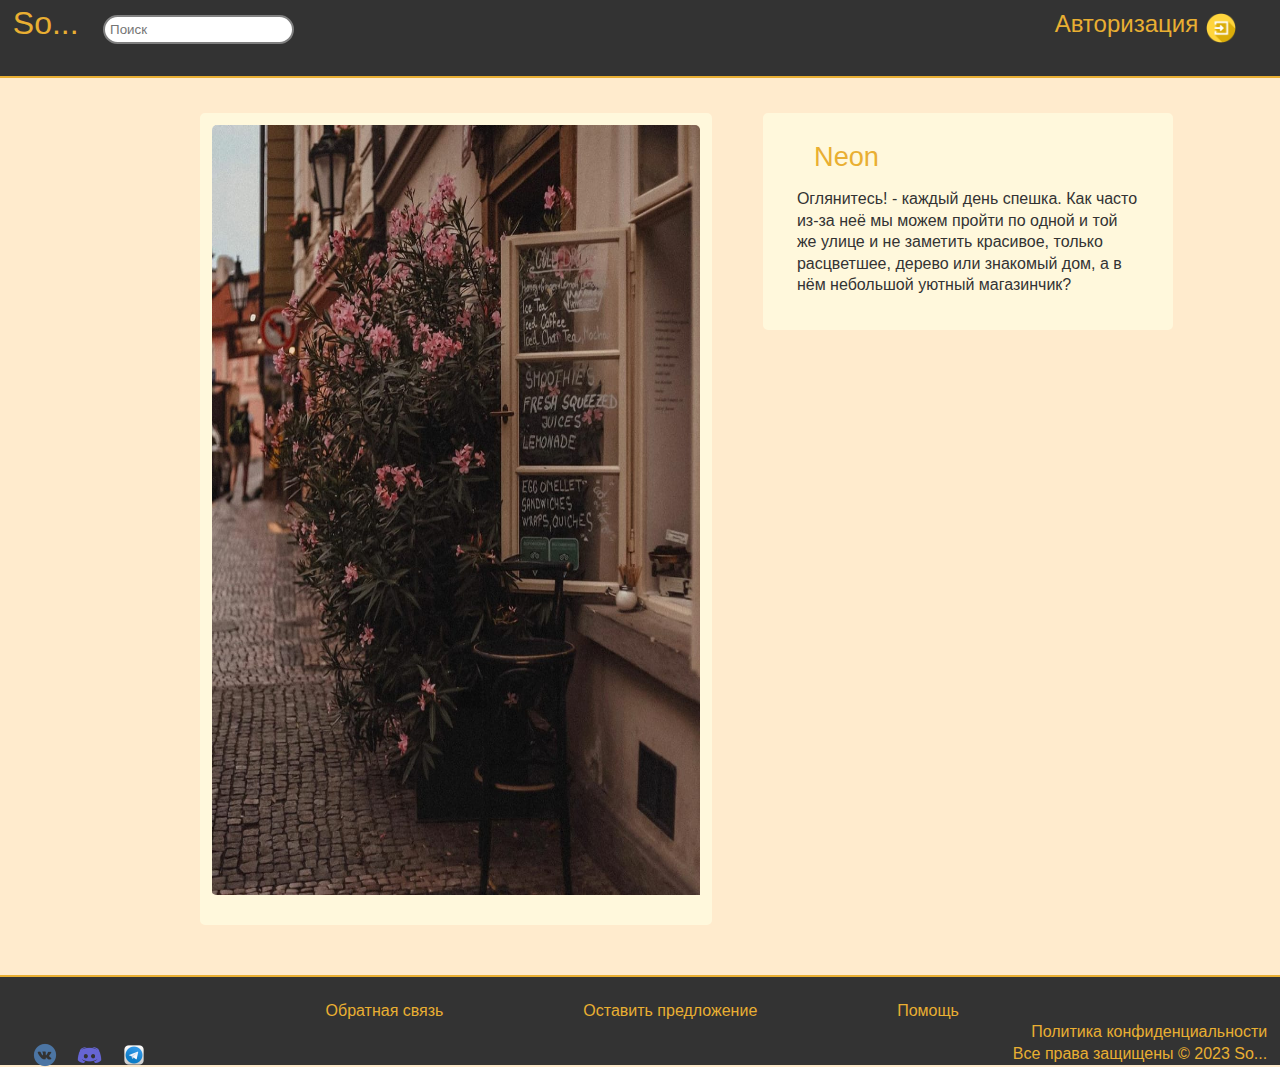
<file: neon.html>
<!DOCTYPE html>
<html lang="en">
<head>
    <meta charset="UTF-8">
    <meta http-equiv="content-Type" content="text/html">
    <meta name="keywords" content="book, site, website" />
    <meta name="description" content="Этот сайт является литературным порталом" />
    <link href="css/style.css" rel="stylesheet" type="text/css" />
    <link href="img/book.png" rel="shortcut icon" type="image/x-icon" />
    <title>So...</title>
</head>
<body>
    <div id="page-wrap">
        <header>
        <a href="index.html" title="На главную" id="logo">So...</a>
        <input type="text" class="search" placeholder="Поиск" />
        <span class="right"> <span class="contact"><a href="auth.html" title="Вход/Регистрация">Авторизация<a href="auth.html" title="Вход/Регистрация"><img src="img/login.png" alt="Авторизация" title="Авторизация"></a></a></span></span>
    </header>
    <div id="wrapper">
        <div id="articles">
            <div id="then">
                <img src="img/neon.png" alt="Изображение" class="images" />
            </div>
            <div id="columRight">
                <h2 class="text">Neon</h2>
                <p class="text_1">Оглянитесь! - каждый день спешка. Как часто из-за неё мы можем пройти по одной и той же улице и не заметить красивое, только расцветшее, дерево или знакомый дом, а в нём небольшой уютный магазинчик?</p>
            </div>
        </div>
    </div>
    </div>
    <footer>
        <div id="footer-contact">
            <div class="contact-1">
                <span class="footer-contact-2"><a href="index02.html" title="Обратная связь">Обратная связь</a></span>
            </div>
            <div class="contact-1">
                <span class="footer-contact-3"><a href="proposal.html" title="Предложения">Оставить предложение</a></span>
            </div>
            <div class="contact-1">
                <span class="footer-contact-5"><a href="auth.html" title="Помощь">Помощь</a></span>
            </div>
        </div>  <br />
        <span class="right"> <a href="https://data-sec.ru/services/confidential/protection/">Политика конфиденциальности</a></span><br />
        <span class="right">Все права защищены &copy; 2023 So...</span>
        <span class="left"> 
            <a href="https://vk.com"><img src="img/vk.png" alt="Группа Вконтакте" title="Группа Вконтакте"></a> <a href="https://discord.com"><img src="img/discord.png" alt="Группа в Discord" title="Группа в Discord"></a> <a href="https://telegram.org"><img src="img/telegram.png" alt="Группа в Telegram" title="Группа в Telegram"></a>
        </span>
    </footer>
</body>
</html>
</file>
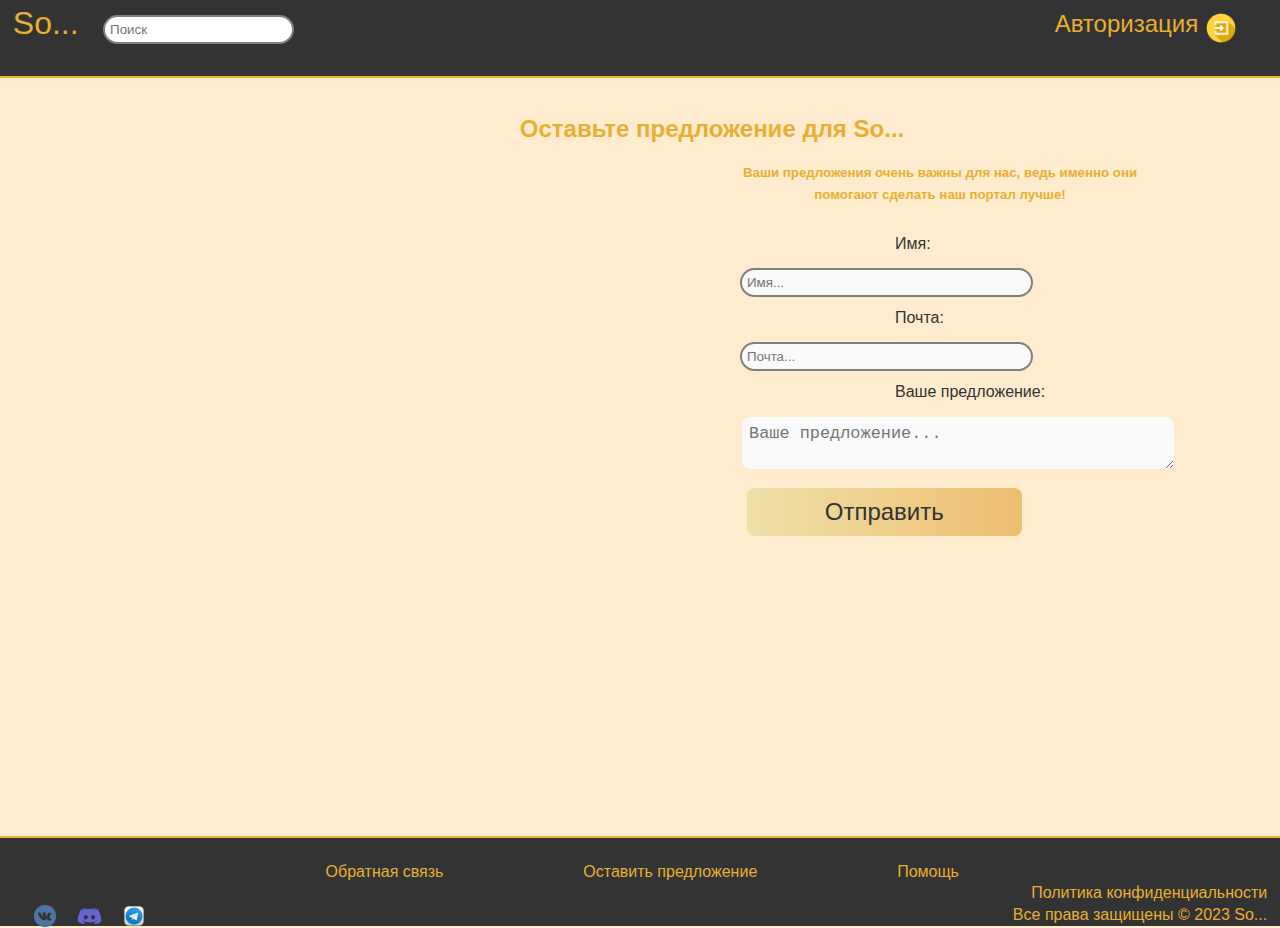
<file: proposal.html>
<!DOCTYPE html>
<html lang="en">
<head>
    <meta charset="UTF-8">
    <meta http-equiv="content-Type" content="text/html">
    <meta name="keywords" content="book, site, website" />
    <meta name="description" content="Этот сайт является литературным порталом" />
    <link href="css/style.css" rel="stylesheet" type="text/css" />
    <link href="img/book.png" rel="shortcut icon" type="image/x-icon" />
    <title>So...</title>
</head>
<body>
    <div id="page-wrap">
        <header>
        <a href="index.html" title="На главную" id="logo">So...</a>
        <input type="text" class="search" placeholder="Поиск" />
        <span class="right"> <span class="contact"><a href="auth.html" title="Вход/Регистрация">Авторизация<a href="auth.html" title="Вход/Регистрация"><img src="img/login.png" alt="Авторизация" title="Авторизация"></a></a></span></span>
    </header>
    <div id="wrapper">
        <div id="articles">
            <div class="offers">
                <h2 id="you_proposal"><b>Оставьте предложение для So...</b></h2>
                <h5 id="you_proposal_1"><b>Ваши предложения очень важны для нас, ведь именно они помогают сделать наш портал лучше!</b></h5>
            </div>
            <form-1 action=" " method="post">
                <label for="name">Имя:</label>
                <input type="text" id="name" name="name" class="search" placeholder="Имя..." />
                <label for="email">Почта:</label>
                <input type="email" id="email" name="email" class="search" placeholder="Почта..." />
                <label for="proposal">Ваше предложение:</label>
                <textarea placeholder="Ваше предложение..." id="proposal" name="proposal" class="search"></textarea>
                <input type="submit" value="Отправить" id="send" name="send" />
            </form>
        </div>
    </div>
    </div>
    <footer>
        <div id="footer-contact">
            <div class="contact-1">
                <span class="footer-contact-2"><a href="index02.html" title="Обратная связь">Обратная связь</a></span>
            </div>
            <div class="contact-1">
                <span class="footer-contact-3"><a href="proposal.html" title="Предложения">Оставить предложение</a></span>
            </div>
            <div class="contact-1">
                <span class="footer-contact-5"><a href="auth.html" title="Помощь">Помощь</a></span>
            </div>
        </div>  <br />
        <span class="right"> <a href="https://data-sec.ru/services/confidential/protection/">Политика конфиденциальности</a></span><br />
        <span class="right">Все права защищены &copy; 2023 So...</span>
        <span class="left"> 
            <a href="https://vk.com"><img src="img/vk.png" alt="Группа Вконтакте" title="Группа Вконтакте"></a> <a href="https://discord.com"><img src="img/discord.png" alt="Группа в Discord" title="Группа в Discord"></a> <a href="https://telegram.org"><img src="img/telegram.png" alt="Группа в Telegram" title="Группа в Telegram"></a>
        </span>
    </footer>
</body>
</html>
</file>
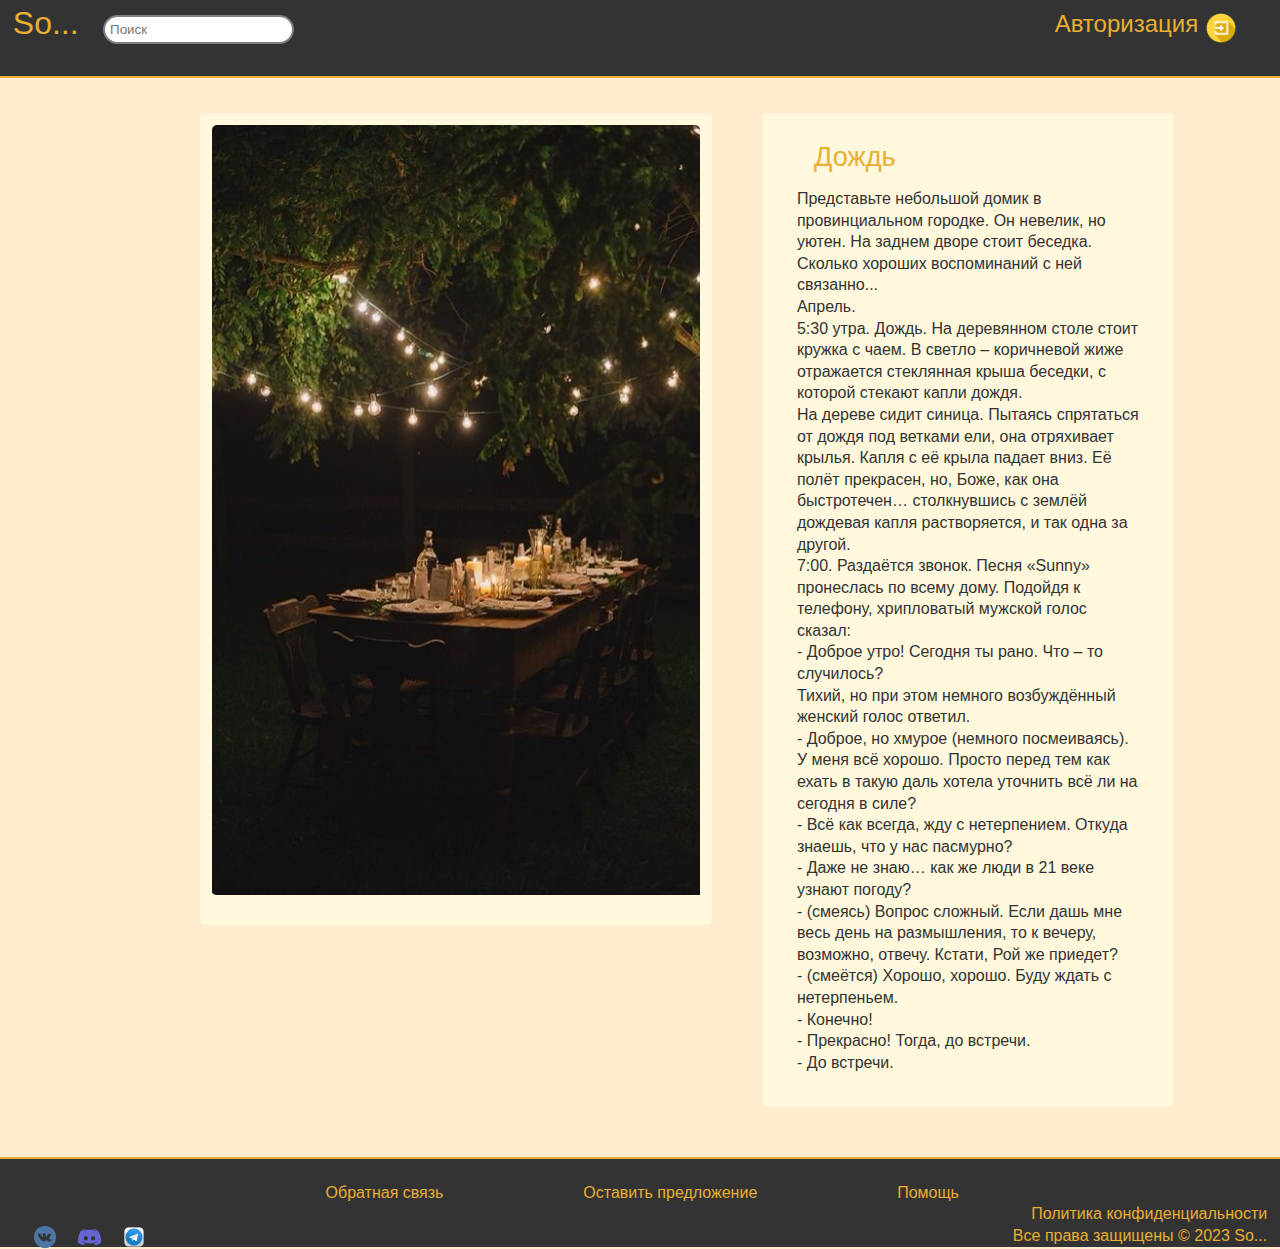
<file: rain.html>
<!DOCTYPE html>
<html lang="en">
<head>
    <meta charset="UTF-8">
    <meta http-equiv="content-Type" content="text/html">
    <meta name="keywords" content="book, site, website" />
    <meta name="description" content="Этот сайт является литературным порталом" />
    <link href="css/style.css" rel="stylesheet" type="text/css" />
    <link href="img/book.png" rel="shortcut icon" type="image/x-icon" />
    <title>So...</title>
</head>
<body>
    <div id="page-wrap">
        <header>
        <a href="index.html" title="На главную" id="logo">So...</a>
        <input type="text" class="search" placeholder="Поиск" />
        <span class="right"> <span class="contact"><a href="auth.html" title="Вход/Регистрация">Авторизация<a href="auth.html" title="Вход/Регистрация"><img src="img/login.png" alt="Авторизация" title="Авторизация"></a></a></span></span>
    </header>
        <div id="wrapper">
            <div id="articles">
                <div id="then">
                    <img src="img/rain.png" alt="Изображение" class="images" />
                </div>
                <div id="columRight">
                    <h2 class="text">Дождь</h2>
                    <p class="text_1">Представьте небольшой домик в провинциальном городке. Он невелик, но уютен. На заднем дворе стоит беседка. Сколько хороших воспоминаний с ней связанно...</p>
                    <p class="text_1">Апрель.</p>
                    <p class="text_1">5:30 утра. Дождь.  На деревянном столе стоит кружка с чаем. В светло – коричневой жиже отражается стеклянная крыша беседки, с которой стекают капли дождя.</p>
                    <p class="text_1">На дереве сидит синица. Пытаясь спрятаться от дождя под ветками ели, она отряхивает крылья. Капля с её крыла падает вниз. Её полёт прекрасен, но, Боже, как она быстротечен… столкнувшись с землёй дождевая капля растворяется, и так одна за другой.</p>
                    <p class="text_1">7:00. Раздаётся звонок. Песня «Sunny» пронеслась по всему дому. Подойдя к телефону, хрипловатый мужской голос сказал:</p>
                    <p class="text_1">- Доброе утро! Сегодня ты рано. Что – то случилось?</p>
                    <p class="text_1">Тихий, но при этом немного возбуждённый женский голос ответил.</p>
                    <p class="text_1">- Доброе, но хмурое (немного посмеиваясь). У меня всё хорошо. Просто перед тем как ехать в такую даль хотела уточнить всё ли на сегодня в силе?</p>
                    <p class="text_1">- Всё как всегда, жду с нетерпением. Откуда знаешь, что у нас пасмурно?</p>
                    <p class="text_1">- Даже не знаю… как же люди в 21 веке узнают погоду?</p>
                    <p class="text_1">- (смеясь) Вопрос сложный. Если дашь мне весь день на размышления, то к вечеру, возможно, отвечу. Кстати, Рой же приедет?</p>
                    <p class="text_1">- (смеётся) Хорошо, хорошо. Буду ждать с нетерпеньем. </p>
                    <p class="text_1">-  Конечно!</p>
                    <p class="text_1">- Прекрасно! Тогда, до встречи.</p>
                    <p class="text_1">- До встречи.</p>
                </div>
            </div>
        </div>
    </div>
    <footer>
        <div id="footer-contact">
            <div class="contact-1">
                <span class="footer-contact-2"><a href="index02.html" title="Обратная связь">Обратная связь</a></span>
            </div>
            <div class="contact-1">
                <span class="footer-contact-3"><a href="proposal.html" title="Предложения">Оставить предложение</a></span>
            </div>
            <div class="contact-1">
                <span class="footer-contact-5"><a href="auth.html" title="Помощь">Помощь</a></span>
            </div>
        </div>  <br />
        <span class="right"> <a href="https://data-sec.ru/services/confidential/protection/">Политика конфиденциальности</a></span><br />
        <span class="right">Все права защищены &copy; 2023 So...</span>
        <span class="left"> 
            <a href="https://vk.com"><img src="img/vk.png" alt="Группа Вконтакте" title="Группа Вконтакте"></a> <a href="https://discord.com"><img src="img/discord.png" alt="Группа в Discord" title="Группа в Discord"></a> <a href="https://telegram.org"><img src="img/telegram.png" alt="Группа в Telegram" title="Группа в Telegram"></a>
        </span>
    </footer>
</body>
</html>
</file>
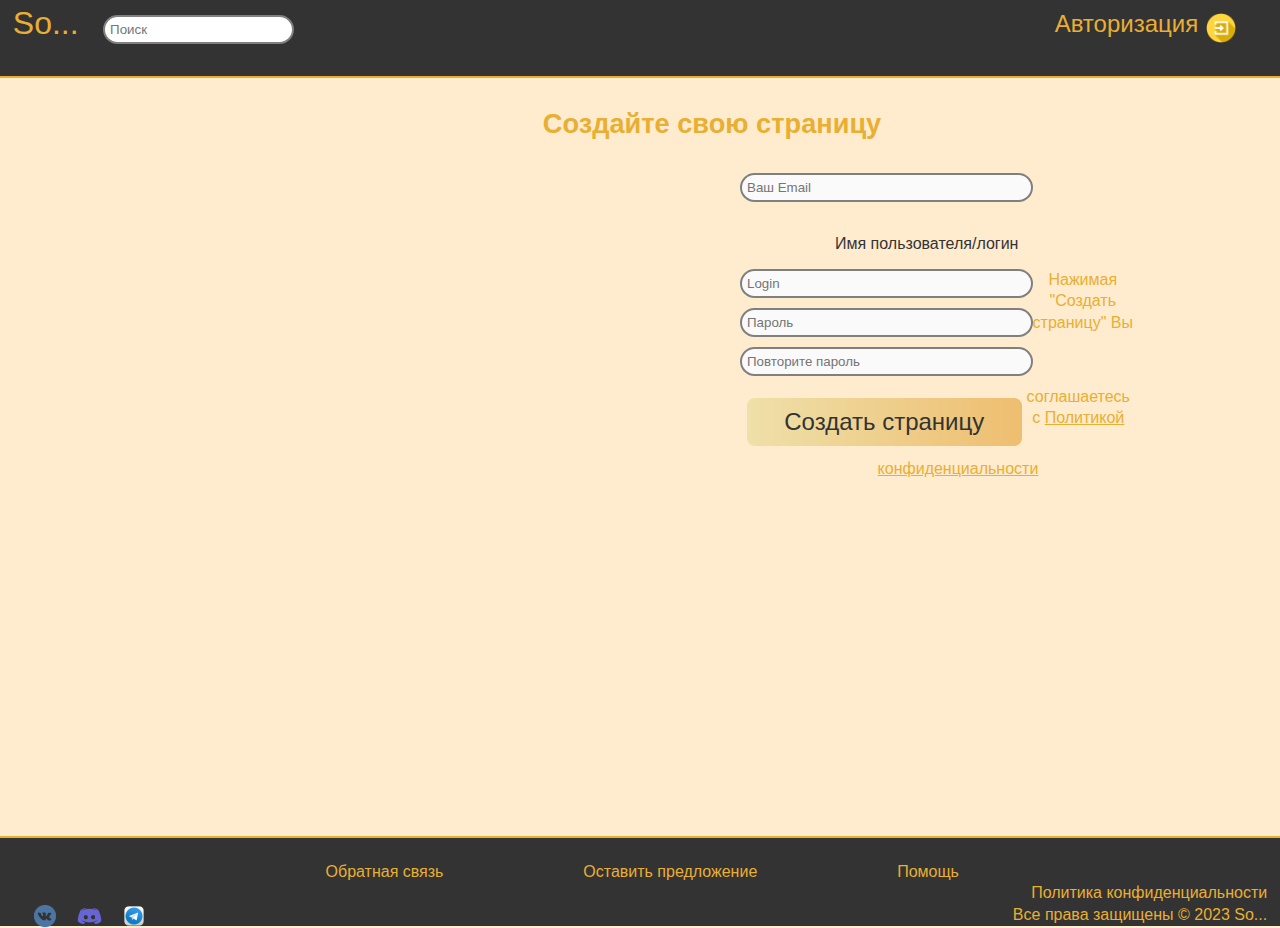
<file: reg.html>
<!DOCTYPE html>
<html lang="en">
<head>
    <meta charset="UTF-8">
    <meta http-equiv="content-Type" content="text/html">
    <meta name="keywords" content="book, site, website" />
    <meta name="description" content="Этот сайт является литературным порталом" />
    <link href="css/style.css" rel="stylesheet" type="text/css" />
    <link href="img/book.png" rel="shortcut icon" type="image/x-icon" />
    <title>So...</title>
</head>
<body>
    <div id="page-wrap">
        <header>
        <a href="index.html" title="На главную" id="logo">So...</a>
        <input type="text" class="search" placeholder="Поиск" />
        <span class="right"> <span class="contact"><a href="auth.html" title="Вход/Регистрация">Авторизация<a href="auth.html" title="Вход/Регистрация"><img src="img/login.png" alt="Авторизация" title="Авторизация"></a></a></span></span>
    </header>
    <div id="wrapper">
        <div id="articles">
            <div class="create">
                <span id="create"><b>Создайте свою страницу</b></span>
            </div>
            <form action=" " method="post">
                <input type="email" id="email" name="email" class="search" placeholder="Ваш Email" />
                <label for="name" >Имя пользователя/логин</label>
                <input type="text" id="name" name="name" class="search" placeholder="Login" />
                <input type="text" id="password" name="password" class="search" placeholder="Пароль" />
                <input type="text" id="repeat_password" name="repeat_password" class="search" placeholder="Повторите пароль" />
                <input type="submit" value="Создать страницу" id="send" name="send" />
                <div class="textt">
                    <span id="auth">Нажимая "Создать страницу" Вы соглашаетесь с <a href="https://data-sec.ru/services/confidential/protection/"><u>Политикой конфиденциальности</u></a></span>
                </div>
            </form>
        </div>
    </div>
    </div>
    <footer>
        <div id="footer-contact">
            <div class="contact-1">
                <span class="footer-contact-2"><a href="index02.html" title="Обратная связь">Обратная связь</a></span>
            </div>
            <div class="contact-1">
                <span class="footer-contact-3"><a href="proposal.html" title="Предложения">Оставить предложение</a></span>
            </div>
            <div class="contact-1">
                <span class="footer-contact-5"><a href="auth.html" title="Помощь">Помощь</a></span>
            </div>
        </div>  <br />
        <span class="right"> <a href="https://data-sec.ru/services/confidential/protection/">Политика конфиденциальности</a></span><br />
        <span class="right">Все права защищены &copy; 2023 So...</span>
        <span class="left"> 
            <a href="https://vk.com"><img src="img/vk.png" alt="Группа Вконтакте" title="Группа Вконтакте"></a> <a href="https://discord.com"><img src="img/discord.png" alt="Группа в Discord" title="Группа в Discord"></a> <a href="https://telegram.org"><img src="img/telegram.png" alt="Группа в Telegram" title="Группа в Telegram"></a>
        </span>
    </footer>
</body>
</html>
</file>
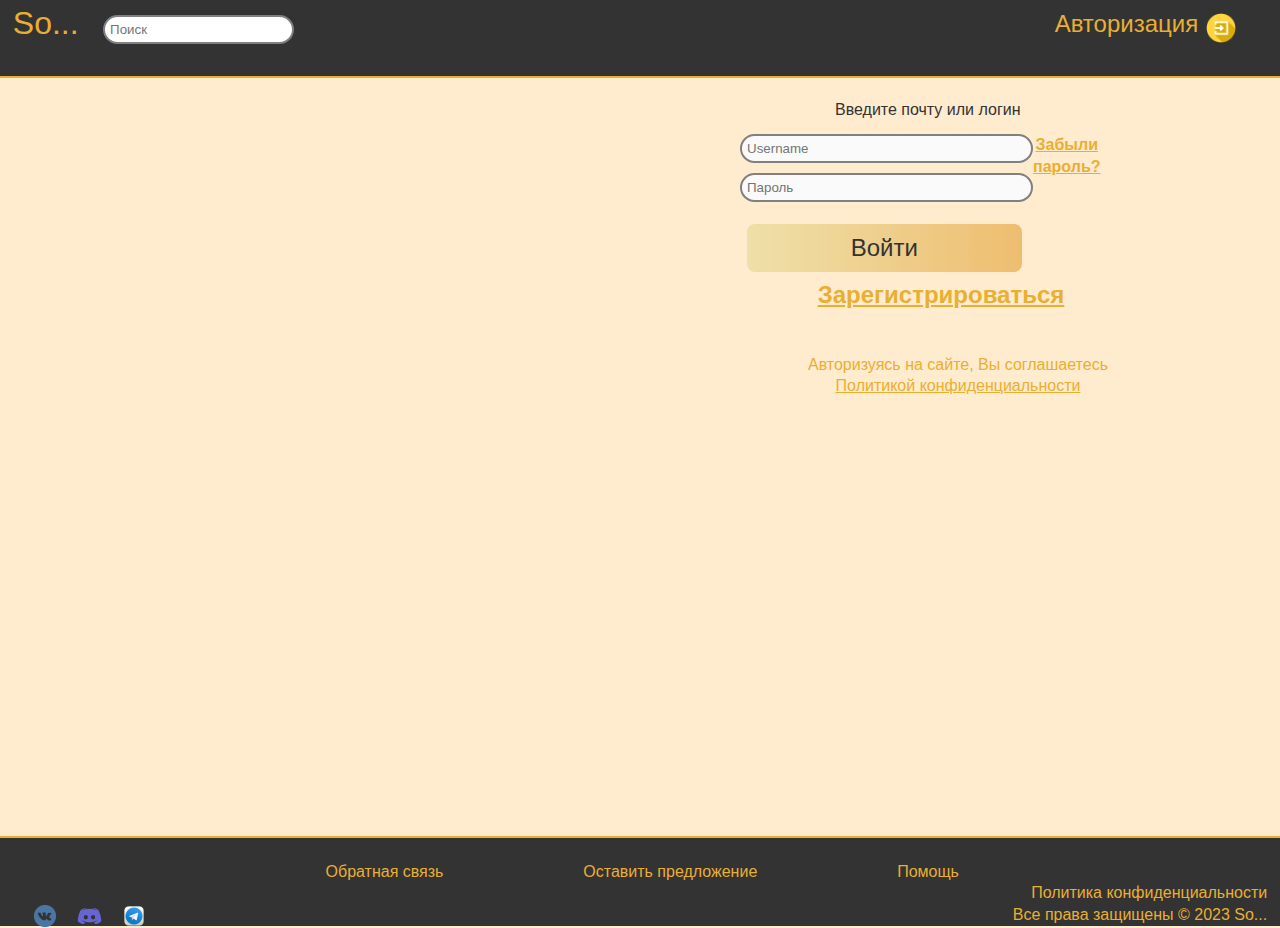
<file: So/auth.html>
<!DOCTYPE html>
<html lang="en">
<head>
    <meta charset="UTF-8">
    <meta http-equiv="content-Type" content="text/html">
    <meta name="keywords" content="book, site, website" />
    <meta name="description" content="Этот сайт является литературным порталом" />
    <link href="css/style.css" rel="stylesheet" type="text/css" />
    <link href="img/book.png" rel="shortcut icon" type="image/x-icon" />
    <title>So...</title>
</head>
<body>
    <div id="page-wrap">
        <header>
        <a href="index.html" title="На главную" id="logo">So...</a>
        <input type="text" class="search" placeholder="Поиск" />
        <span class="right"> <span class="contact"><a href="auth.html" title="Вход/Регистрация">Авторизация<a href="auth.html" title="Вход/Регистрация"><img src="img/login.png" alt="Авторизация" title="Авторизация"></a></a></span></span>
    </header>
    <div id="wrapper">
        <div id="articles">
            <form action=" " method="post">
                    <label for="login/password" >Введите почту или логин</label>
                    <input type="text" id="login" name="login" class="search" placeholder="Username" />
                    <input type="text" id="password" name="password" class="search" placeholder="Пароль" />
                    <div class="auth">
                        <span id="forget"><b><u><a href="forget.html">Забыли пароль?</a></u></b></span>
                    </div>
                    <input type="submit" value="Войти" id="send" name="send" />
                    <div class="auth">
                        <span id="reg"><b><u><a href="reg.html" title="Регистрация">Зарегистрироваться</a></u></b></span>
                    </div>
                    <div class="textt">
                        <span id="auth">Авторизуясь на сайте, Вы соглашаетесь <a href="https://data-sec.ru/services/confidential/protection/"><u>Политикой конфиденциальности</u></a></span>
                    </div>
                </div>    
            </form>
        </div>
    </div>
    </div>
    <footer>
        <div id="footer-contact">
            <div class="contact-1">
                <span class="footer-contact-2"><a href="index02.html" title="Обратная связь">Обратная связь</a></span>
            </div>
            <div class="contact-1">
                <span class="footer-contact-3"><a href="proposal.html" title="Предложения">Оставить предложение</a></span>
            </div>
            <div class="contact-1">
                <span class="footer-contact-5"><a href="auth.html" title="Помощь">Помощь</a></span>
            </div>
        </div>  <br />
        <span class="right"> <a href="https://data-sec.ru/services/confidential/protection/">Политика конфиденциальности</a></span><br />
        <span class="right">Все права защищены &copy; 2023 So...</span>
        <span class="left"> 
            <a href="https://vk.com"><img src="img/vk.png" alt="Группа Вконтакте" title="Группа Вконтакте"></a> <a href="https://discord.com"><img src="img/discord.png" alt="Группа в Discord" title="Группа в Discord"></a> <a href="https://telegram.org"><img src="img/telegram.png" alt="Группа в Telegram" title="Группа в Telegram"></a>
        </span>
    </footer>
</body>
</html>
</file>
<file: css/style.css>
@charset "utf-8";
* {
    margin: 0;
    padding: 0;
    outline: none;
}
body {
    width: 100%;
    height: 100%;
    color: #333;
    background: #FFEBCD;
    font-size: 1em;
    font-family: Verdana, Geneva, Tahoma, sans-serif;
    line-height: 135%;
}
html {
    height: 100%;
}
a {
    color: #e9af32;
    text-decoration: none;
    transition: all.7s ease;
    -moz-transition: all.7s ease;
    -webkit-transition: all.7s ease;
    -ms-transition: all.7s ease;
}
a:hover {
    color: #F4A460;
    text-decoration: none;
    transition: all.7s ease;
    -moz-transition: all.7s ease;
    -webkit-transition: all.7s ease;
    -ms-transition: all.7s ease;
}
a:active {
    color: #9370DB;
}
img {
    max-width: 100%;
    height: auto;
    width: auto\9;
}
hr {
    display: block;
    border: 0;
    height: 2px;
    border-top: 1px solid #e9af32;
    padding: 0;
    margin-top: 2px;
}
.search:focus {
    padding-right: 70px;
}
.images {
    transition: 3s;
    -moz-transition: 3s;
    -webkit-transition: 3s;
    -ms-transition: 3s;
}
.images:hover {
    transform: scale(0.5);
}
.text {
    transition: 3s;
    -moz-transition: 3s;
    -webkit-transition: 3s;
    -ms-transition: 3s; 
}
.text:hover {
    transform: scale(1.1);
}
.text_1 {
    transition: 3s;
    -moz-transition: 3s;
    -webkit-transition: 3s;
    -ms-transition: 3s; 
}
.text_1:hover {
    transform: scale(1.1);
}
.text_2 {
    transition: 3s;
    -moz-transition: 3s;
    -webkit-transition: 3s;
    -ms-transition: 3s; 
}
.text_2:hover {
    transform: scale(1.5);
}
.right {
    float: right;
}
.left {
    float: left;
}
.clear {
    clear: both;
}

/* Selection Block */
::selection {
    background: #e9af32;
    color: #333;
}
::-moz-selection {
    background: #e9af32;
    color: #333;
}
header, footer {
    width: 98%;
    background-color: #fff;
    min-height: 50px;
    float: left;
}

/* Шапка сайта */
header {
    background-color: #333;
    border-bottom: 2px solid #e9af32;
    padding: 1%;
}
#logo {
    font-size: 2em;
    font-family: Verdana, Geneva, Tahoma, sans-serif;
    color: #e9af32;
    padding-bottom: 10px;
}
.contact {
    font-size: 1.5em;
    font-family: Verdana, Geneva, Tahoma, sans-serif;
    margin-left: 20px;
}
.search {
    margin-left: 20px;
}
input.search {
    border-radius: 50px;
    border: 2px solid #808080;
    padding: 5px;
    margin-left: 20px;
}
input.search:focus {
    border: 2px solid #e9af32;
}
header img {
    width: 13%;
    float: right;
    margin-left: -90px;
    padding-right: 31px;
}

/* Основные стили сайта */
#main {
    width: 100%;
    padding: 2% 0;
    float: left;
    background: url(../img/img2.png) repeat-x center 0;
    height: 950px;
}
#menu {
    margin-top: 350px;
    font-size: 1.2em;
}
#menu a {
    padding: 5px;
    border-radius: 50px;
    margin-right: 5px;
    color: black;
}
#menu a:hover {
    background-color: #FFE4C4;
    color: #9370DB;
}

/* Основные стили сайта (2) */
.read {
    color: #e9af32;
    font-family: Verdana, Geneva, Tahoma, sans-serif;
    font-size: 1.7em;
    margin-bottom: 30px;
    float: left;
    margin-left: 650px;
    margin-top: 30px;
}
#wrapper {
    float: left;
    width: 100%;
    margin-top: 0.1px;
    margin-bottom: 50px;
}
#wrapper #articles {
    float: left;
    width: 80%;
    margin-left: 200px;
}
#wrapper #articles article {
    float: left;
    border: 2px solid #333;
    border-radius: 5px;
    box-sizing: border-box;
    background-color: #FFF8DC;
    min-height: 400px;
}
@media (min-width: 900px) {
    #wrapper #articles article {
        width: 31.333%;
        margin-right: 2%;
    }
}
@media (max-width:899px) and (min-width:700px) {
    #wrapper #articles article {
        width: 80%;
        margin-left: 10%;
        margin-bottom: 10px;
    }
}
@media (max-width:699px) {
    #wrapper #articles article {
        width: 100%;
        margin-bottom: 10px;
    }
}
#wrapper #articles article img {
    width: 100%;
    height: 400px;
    border-radius: 5px 5px 0px 5px;
    border-bottom: 2px solid #FFF8DC;
    margin-bottom: 10px;
}
#wrapper #articles article h2 {
    width: 90%;
    margin-left: 5%;
    font-weight: normal;
    font-size: 1.7em;
    color: #e9af32;
}
#wrapper #articles article p {
    width: 80%;
    margin-left: 10%;
    margin-top: 10px;
    margin-bottom: 10px;
    text-indent: 1em;
}
#wrapper #articles article a {
    padding: 10px 5px;
    background-color: #e9af32;
    margin-left: 5%;
    border-radius: 50px;
    color: #333;
    float: left;
    margin-top: 10px;
    margin-bottom: 10px;
    padding-left: 10px;
    padding-right: 10px;
}
#wrapper #articles article a:hover {
    background-color: #FFE4C4;
    color: #9370DB;
}

/* Центральный блок сайта */
#soc-block {
    width: 100%;
    padding: 2% 0;
    border-bottom: 2px solid #333;
    border-top: 2px solid #333;
    margin: 20px 0;
    float: left;
    background: linear-gradient(to left, #eed6a4, #eec6d5);
    height: 200px;
    margin-bottom: 47px;
    margin-top: -20px;
}
#soc-block_in_1 {
    text-align: left;
    padding: 1%;
    font-size: 7.3em;
    color: #312937;
    margin-top: 50px;
}
#soc-block_in_1 img {
    width: 5%;
    float: left;
    margin-left: 130px;
}
.soc_1 {
    font-size: 1.5em;
    float: left;
    margin-top: 30px;
}
.rightt_1 {
    font-size: 2em;
    margin-top: 20px;
    margin-right: 10px;
}
.rightt a {
    border: 2px solid #eed6a4;
    border-radius: 50px;
    background: linear-gradient(to right, #eee0a9, #eebe70);;
    color: #312937;
    margin-bottom: 50px;
    margin-right: 20px;
    font-size: 1.5em;
    padding: 9px;
    float: right;
    margin-top: 30px;
}
.rightt a:hover {
    background: linear-gradient(to right, #ff9838, #df3e61);
    color: #fff;
}

/* Стили для странички "О нас" */
#sent {
    float: left;
    padding: 10px;
    background: linear-gradient(to right, #eee0a9, #eebe70);
    border-radius: 10px;
    border: 2px solid  #eee0a9;
    margin-top: 75px;
    font-size: 1.5em;
    color: #333;
    cursor: pointer;
    margin-left: 165px;
}
#sent:hover {
    background: linear-gradient(to right, #ff9838, #df3e61);
    color: #fff;
}

/* Стили для странички "Обратная связь" */
form-2 {
    width: 68%;
    margin-left: 34%;
    float: left;
    margin-top: 75px;
}
form-2 label {
    float: left;
    width: 100%;
    margin-bottom: 1%;
    margin-top: 15px;
}
form-2 input {
    border-radius: 10px;
    border: 2px solid #FFEBCD;
    background-color: #fafafa;
    padding: 5px;
    float: left;
    clear: both;
    margin-bottom: 10px;
    width: 40%;
}
form-2 input:focus {
    border: 2px solid #e9af32;
}
form-2 textarea {
    width: 60%;
    float: left;
    clear: both;
    background-color: #fafafa;
    border: 2px solid #FFEBCD;
    border-radius: 10px;
    padding: 10px;
    font-size: 1.3em;
}
form-2 textarea:focus {
    border: 2px solid #e9af32;
}
form-2 #send {
    float: left;
    padding: 10px;
    background: linear-gradient(to right, #eee0a9, #eebe70);
    border-radius: 10px;
    margin-top: 15px;
    font-size: 1.7em;
    color: #333;
    cursor: pointer;
}
form-2 #send:hover {
    background: linear-gradient(to right, #ff9838, #df3e61);
    color: #fff;
}

/* Стили для странички "Блог" */
#wrapper-1 {
    float: left;
    width: 100%;
    margin-bottom: 50px;
}
#wrapper-1 #articles-1 {
    float: left;
    width: 80%;
    margin-left: 200px;
}
#wrapper-1 #articles-1 article-1 {
    float: left;
    border: 2px solid #333;
    border-radius: 5px;
    box-sizing: border-box;
    background-color: #FFF8DC;
    min-height: 400px;
    margin-top: 50px;
}
@media (min-width: 900px) {
    #wrapper-1 #articles-1 article-1 {
        width: 31.333%;
        margin-right: 2%;
    }
}
@media (max-width:899px) and (min-width:700px) {
    #wrapper-1 #articles-1 article-1 {
        width: 80%;
        margin-left: 10%;
        margin-bottom: 10px;
    }
}
@media (max-width:699px) {
    #wrapper-1 #articles-1 article-1 {
        width: 100%;
        margin-bottom: 10px;
    }
}
#wrapper-1 #articles-1 article-1 img {
    width: 100%;
    height: 400px;
    border-radius: 5px 5px 0px 5px;
    border-bottom: 2px solid #FFF8DC;
    margin-bottom: 10px;
}
#wrapper-1 #articles-1 article-1 h2 {
    width: 90%;
    margin-left: 5%;
    font-weight: normal;
    font-size: 1.7em;
    color: #e9af32;
}
#wrapper-1 #articles-1 article-1 p {
    width: 80%;
    margin-left: 10%;
    margin-top: 10px;
    margin-bottom: 10px;
    text-indent: 1em;
}
#wrapper-1 #articles-1 article-1 a {
    padding: 10px 5px;
    background-color: #e9af32;
    margin-left: 5%;
    border-radius: 50px;
    color: #333;
    float: left;
    margin-top: 10px;
    margin-bottom: 10px;
    padding-left: 10px;
    padding-right: 10px;
}
#wrapper-1 #articles-1 article-1 a:hover {
    background-color: #FFE4C4;
    color: #9370DB;
}

/* Стили для странички "Мои книги" */
#leftcolum {
    width: 45%;
    float: left;
    margin-left: 5%;
    background-color: #FFF8DC;
    border-radius: 25px;
    box-shadow: #FFEBCD;
    border: 3px solid #FFF8DC;
    box-sizing: border-box;
    padding: 3%;
    margin-top: 35px;
    background: url(../img/i18.png) no-repeat center 0;
}
#leftcolum h2 {
    width: 90%;
    margin-left: 33px;
    font-weight: normal;
    font-size: 1.7em;
    color: #d3830c;
    margin-bottom: 30px;
    text-align: center;
}
.textcols {
    column-width: 5px;
    column-count: 2;
    column-gap: 7px;
    text-align: center;
}
#leftcolum a {
    color: #d3830c;
}
#leftcolum a:hover {
    color: #F4A460;
}
#leftcolum a:active {
    color: #9370DB;
}
#rightcolum {
    width: 45%;
    float: left;
    margin-left: 2.7%;
    background-color: #FFF8DC;
    border-radius: 25px;
    box-shadow: #c4ffff;
    border: 3px solid #FFF8DC;
    box-sizing: border-box;
    padding: 3%;
    margin-top: 35px;
    background: url(../img/i18.png) no-repeat center 0;
}
#rightcolum h2 {
    width: 90%;
    margin-left: 33px;
    font-weight: normal;
    font-size: 1.7em;
    color: #d3830c;
    margin-bottom: 30px;
    text-align: center;
}
#rightcolum a {
    color: #d3830c;
}
#rightcolum a:hover {
    color: #F4A460;
}
#rightcolum a:active {
    color: #9370DB;
}

/* Стили для странички "Читать далее рассказ" */
#then {
    width: 50%;
    float: left;
    background-color: #FFF8DC;
    border-radius: 5px;
    border: 2px solid #FFF8DC;
    box-sizing: border-box;
    padding: 1%;
    margin-top: 35px;
}
#then img {
    width: 100%;
    height: 770px;
    border-radius: 5px 5px 0px 5px;
    border-bottom: 2px solid #FFF8DC;
    margin-bottom: 10px;
}
#columRight {
    width: 40%;
    float: left;
    margin-left: 5%;
    background-color: #FFF8DC;
    border-radius: 5px;
    border: 3px solid #FFF8DC;
    box-sizing: border-box;
    padding: 3%;
    margin-top: 35px;
}
#columRight h2 {
    width: 90%;
    margin-left: 5%;
    font-weight: normal;
    font-size: 1.7em;
    color: #e9af32;
    margin-bottom: 20px;
}

/* Стили для странички "Авторизация" */
form {
    width: 68%;
    margin-left: 20%;
    float: left;
    margin-left: 520px;
}
form label {
    float: left;
    width: 100%;
    margin-bottom: 2%;
    color: #333;
    margin-top: 3%;
    margin-left: 115px;
}
form input {
    border-radius: 10px;
    border: 2px solid #FFEBCD;
    background-color: #fafafa;
    padding: 5px;
    float: left;
    clear: both;
    margin-bottom: 10px;
    width: 40%;
}
form input:focus {
    border: 2px solid #e9af32;
}
form textarea {
    width: 60%;
    float: left;
    clear: both;
    background-color: #fafafa;
    border: 2px solid #FFEBCD;
    border-radius: 10px;
    padding: 10px;
    font-size: 1.3em;
}
form textarea:focus {
    border: 2px solid #e9af32;
}
form #send {
    float: left;
    padding: 10px;
    background: linear-gradient(to right, #eee0a9, #eebe70);
    border-radius: 10px;
    margin-top: 10px;
    font-size: 1.5em;
    color: #333;
    cursor: pointer;
    margin-left: 25px;
}
form #send:hover {
    background: linear-gradient(to right, #ff9838, #df3e61);
    color: #fff;
}
.auth {
    text-align: center;
    padding: 20px;
    max-width: 320px;
    color: #e9af32;
    margin-left: 41px;
    margin-bottom: -10px;
}
#forget {
    font-size: 1em;
}
#reg {
    font-size: 1.5em;
    text-align: center;
}
.textt {
    margin-top: 35px;
    color: #e9af32;
    font-size: 1em;
    text-align: center;
    max-width: 350px;
    margin-left: 63px;
}

/* Стили для странички "Восстановление пароля" */
.recovery {
    text-align: center;
    padding: 20px;
    min-width: 320px;
    color: #e9af32;
    margin-top: 15px;
    margin-bottom: 15px;
}
#recovery {
    font-size: 1.7em;
}
/* Стили для странички "Регистрация" */
.create {
    text-align: center;
    padding: 20px;
    min-width: 320px;
    color: #e9af32;
    margin-top: 15px;
    margin-bottom: 15px;
}
#create {
    font-size: 1.7em;
}

/* Стили для странички "Предложения" */
.offers {
    text-align: center;
    padding: 20px;
    min-width: 320px;
    color: #e9af32;
}
#you_proposal {
    color: #e9af32;
    text-align: center;
    padding: 20px;
    min-width: 320px;
}
#you_proposal_1 {
    color: #e9af32;
    max-width: 460px;
    font-weight: 500;
    margin: 3px 0;
    margin-left: 490px;
}
form-1 {
    width: 68%;
    margin-left: 20%;
    float: left;
    margin-left: 520px;
    min-width: 10px;
}
form-1 label {
    float: left;
    width: 100%;
    color: #333;
    margin-left: 175px;
    margin-top: 5px;
    margin-bottom: 3px;
}
form-1 input {
    border-radius: 10px;
    border: 2px solid #FFEBCD;
    background-color: #fafafa;
    padding: 7px;
    float: left;
    clear: both;
    width: 40%;
    margin-left: 17px;
    margin-top: 10px;
    margin-bottom: 5px;
}
form-1 input:focus {
    border: 2px solid #e9af32;
}
form-1 #send {
    float: left;
    padding: 10px;
    background: linear-gradient(to right, #eee0a9, #eebe70);
    border-radius: 10px;
    margin-top: 10px;
    font-size: 1.5em;
    color: #333;
    cursor: pointer;
    margin-left: 25px;
}
form-1 #send:hover {
    background: linear-gradient(to right, #ff9838, #df3e61);
    color: #fff;
}
form-1 textarea {
    width: 60%;
    float: left;
    clear: both;
    background-color: #fafafa;
    border: 2px solid #FFEBCD;
    border-radius: 10px;
    padding: 7px;
    font-size: 1.3em;
    margin-top: 10px;
    margin-bottom: 5px;
}
form-1 textarea:focus {
    border: 2px solid #e9af32;
}

/* Подвал сайта */
footer {
    border-top: 2px solid #e9af32;
    padding: 1%;
    padding-bottom: 2%;
    background-color: #333;
    color: #e9af32;
}
footer.right {
    float: right;
    margin-right: 30px;
}
#footer-contact {
    float: left;
    width: 80%;
    margin-top: 10px;
    padding-left: 70px;
    text-align: center;
}
.contact-1 {
    width: 80%;
    margin-left: 12%;
    display: inline;
    box-sizing: border-box;
}
.contact-1 a {
    padding: 5px;
    border-radius: 50px;
    margin-right: 5px;
    color: #e9af32;
}
.contact-1 a:hover {
    background-color: #FFE4C4;
    color: #9370DB;
}
footer img {
    width: 7%;
    float: left;
    margin-left: 20px;
}
#page-wraper:after {
    content: " ";
    display: inline;
}
footer, #page-wraper:after {
    height: 10px;
}
#page-wrap {
    min-height: 94%;
    margin-bottom: -10px;
}
</file>
<file: So/css/style.css>
@charset "utf-8";
* {
    margin: 0;
    padding: 0;
    outline: none;
}
body {
    width: 100%;
    height: 100%;
    color: #333;
    background: #FFEBCD;
    font-size: 1em;
    font-family: Verdana, Geneva, Tahoma, sans-serif;
    line-height: 135%;
}
html {
    height: 100%;
}
a {
    color: #e9af32;
    text-decoration: none;
    transition: all.7s ease;
    -moz-transition: all.7s ease;
    -webkit-transition: all.7s ease;
    -ms-transition: all.7s ease;
}
a:hover {
    color: #F4A460;
    text-decoration: none;
    transition: all.7s ease;
    -moz-transition: all.7s ease;
    -webkit-transition: all.7s ease;
    -ms-transition: all.7s ease;
}
a:active {
    color: #9370DB;
}
img {
    max-width: 100%;
    height: auto;
    width: auto\9;
}
hr {
    display: block;
    border: 0;
    height: 2px;
    border-top: 1px solid #e9af32;
    padding: 0;
    margin-top: 2px;
}
.search:focus {
    padding-right: 70px;
}
.images {
    transition: 3s;
    -moz-transition: 3s;
    -webkit-transition: 3s;
    -ms-transition: 3s;
}
.images:hover {
    transform: scale(0.5);
}
.text {
    transition: 3s;
    -moz-transition: 3s;
    -webkit-transition: 3s;
    -ms-transition: 3s; 
}
.text:hover {
    transform: scale(1.1);
}
.text_1 {
    transition: 3s;
    -moz-transition: 3s;
    -webkit-transition: 3s;
    -ms-transition: 3s; 
}
.text_1:hover {
    transform: scale(1.1);
}
.text_2 {
    transition: 3s;
    -moz-transition: 3s;
    -webkit-transition: 3s;
    -ms-transition: 3s; 
}
.text_2:hover {
    transform: scale(1.5);
}
.right {
    float: right;
}
.left {
    float: left;
}
.clear {
    clear: both;
}

/* Selection Block */
::selection {
    background: #e9af32;
    color: #333;
}
::-moz-selection {
    background: #e9af32;
    color: #333;
}
header, footer {
    width: 98%;
    background-color: #fff;
    min-height: 50px;
    float: left;
}

/* Шапка сайта */
header {
    background-color: #333;
    border-bottom: 2px solid #e9af32;
    padding: 1%;
}
#logo {
    font-size: 2em;
    font-family: Verdana, Geneva, Tahoma, sans-serif;
    color: #e9af32;
    padding-bottom: 10px;
}
.contact {
    font-size: 1.5em;
    font-family: Verdana, Geneva, Tahoma, sans-serif;
    margin-left: 20px;
}
.search {
    margin-left: 20px;
}
input.search {
    border-radius: 50px;
    border: 2px solid #808080;
    padding: 5px;
    margin-left: 20px;
}
input.search:focus {
    border: 2px solid #e9af32;
}
header img {
    width: 13%;
    float: right;
    margin-left: -90px;
    padding-right: 31px;
}

/* Основные стили сайта */
#main {
    width: 100%;
    padding: 2% 0;
    float: left;
    background: url(../img/img2.png) repeat-x center 0;
    height: 950px;
}
#menu {
    margin-top: 350px;
    font-size: 1.2em;
}
#menu a {
    padding: 5px;
    border-radius: 50px;
    margin-right: 5px;
    color: black;
}
#menu a:hover {
    background-color: #FFE4C4;
    color: #9370DB;
}

/* Основные стили сайта (2) */
.read {
    color: #e9af32;
    font-family: Verdana, Geneva, Tahoma, sans-serif;
    font-size: 1.7em;
    margin-bottom: 30px;
    float: left;
    margin-left: 650px;
    margin-top: 30px;
}
#wrapper {
    float: left;
    width: 100%;
    margin-top: 0.1px;
    margin-bottom: 50px;
}
#wrapper #articles {
    float: left;
    width: 80%;
    margin-left: 200px;
}
#wrapper #articles article {
    float: left;
    border: 2px solid #333;
    border-radius: 5px;
    box-sizing: border-box;
    background-color: #FFF8DC;
    min-height: 400px;
}
@media (min-width: 900px) {
    #wrapper #articles article {
        width: 31.333%;
        margin-right: 2%;
    }
}
@media (max-width:899px) and (min-width:700px) {
    #wrapper #articles article {
        width: 80%;
        margin-left: 10%;
        margin-bottom: 10px;
    }
}
@media (max-width:699px) {
    #wrapper #articles article {
        width: 100%;
        margin-bottom: 10px;
    }
}
#wrapper #articles article img {
    width: 100%;
    height: 400px;
    border-radius: 5px 5px 0px 5px;
    border-bottom: 2px solid #FFF8DC;
    margin-bottom: 10px;
}
#wrapper #articles article h2 {
    width: 90%;
    margin-left: 5%;
    font-weight: normal;
    font-size: 1.7em;
    color: #e9af32;
}
#wrapper #articles article p {
    width: 80%;
    margin-left: 10%;
    margin-top: 10px;
    margin-bottom: 10px;
    text-indent: 1em;
}
#wrapper #articles article a {
    padding: 10px 5px;
    background-color: #e9af32;
    margin-left: 5%;
    border-radius: 50px;
    color: #333;
    float: left;
    margin-top: 10px;
    margin-bottom: 10px;
    padding-left: 10px;
    padding-right: 10px;
}
#wrapper #articles article a:hover {
    background-color: #FFE4C4;
    color: #9370DB;
}

/* Центральный блок сайта */
#soc-block {
    width: 100%;
    padding: 2% 0;
    border-bottom: 2px solid #333;
    border-top: 2px solid #333;
    margin: 20px 0;
    float: left;
    background: linear-gradient(to left, #eed6a4, #eec6d5);
    height: 200px;
    margin-bottom: 47px;
    margin-top: -20px;
}
#soc-block_in_1 {
    text-align: left;
    padding: 1%;
    font-size: 7.3em;
    color: #312937;
    margin-top: 50px;
}
#soc-block_in_1 img {
    width: 5%;
    float: left;
    margin-left: 130px;
}
.soc_1 {
    font-size: 1.5em;
    float: left;
    margin-top: 30px;
}
.rightt_1 {
    font-size: 2em;
    margin-top: 20px;
    margin-right: 10px;
}
.rightt a {
    border: 2px solid #eed6a4;
    border-radius: 50px;
    background: linear-gradient(to right, #eee0a9, #eebe70);;
    color: #312937;
    margin-bottom: 50px;
    margin-right: 20px;
    font-size: 1.5em;
    padding: 9px;
    float: right;
    margin-top: 30px;
}
.rightt a:hover {
    background: linear-gradient(to right, #ff9838, #df3e61);
    color: #fff;
}

/* Стили для странички "О нас" */
#sent {
    float: left;
    padding: 10px;
    background: linear-gradient(to right, #eee0a9, #eebe70);
    border-radius: 10px;
    border: 2px solid  #eee0a9;
    margin-top: 75px;
    font-size: 1.5em;
    color: #333;
    cursor: pointer;
    margin-left: 165px;
}
#sent:hover {
    background: linear-gradient(to right, #ff9838, #df3e61);
    color: #fff;
}

/* Стили для странички "Обратная связь" */
form-2 {
    width: 68%;
    margin-left: 34%;
    float: left;
    margin-top: 75px;
}
form-2 label {
    float: left;
    width: 100%;
    margin-bottom: 1%;
    margin-top: 15px;
}
form-2 input {
    border-radius: 10px;
    border: 2px solid #FFEBCD;
    background-color: #fafafa;
    padding: 5px;
    float: left;
    clear: both;
    margin-bottom: 10px;
    width: 40%;
}
form-2 input:focus {
    border: 2px solid #e9af32;
}
form-2 textarea {
    width: 60%;
    float: left;
    clear: both;
    background-color: #fafafa;
    border: 2px solid #FFEBCD;
    border-radius: 10px;
    padding: 10px;
    font-size: 1.3em;
}
form-2 textarea:focus {
    border: 2px solid #e9af32;
}
form-2 #send {
    float: left;
    padding: 10px;
    background: linear-gradient(to right, #eee0a9, #eebe70);
    border-radius: 10px;
    margin-top: 15px;
    font-size: 1.7em;
    color: #333;
    cursor: pointer;
}
form-2 #send:hover {
    background: linear-gradient(to right, #ff9838, #df3e61);
    color: #fff;
}

/* Стили для странички "Блог" */
#wrapper-1 {
    float: left;
    width: 100%;
    margin-bottom: 50px;
}
#wrapper-1 #articles-1 {
    float: left;
    width: 80%;
    margin-left: 200px;
}
#wrapper-1 #articles-1 article-1 {
    float: left;
    border: 2px solid #333;
    border-radius: 5px;
    box-sizing: border-box;
    background-color: #FFF8DC;
    min-height: 400px;
    margin-top: 50px;
}
@media (min-width: 900px) {
    #wrapper-1 #articles-1 article-1 {
        width: 31.333%;
        margin-right: 2%;
    }
}
@media (max-width:899px) and (min-width:700px) {
    #wrapper-1 #articles-1 article-1 {
        width: 80%;
        margin-left: 10%;
        margin-bottom: 10px;
    }
}
@media (max-width:699px) {
    #wrapper-1 #articles-1 article-1 {
        width: 100%;
        margin-bottom: 10px;
    }
}
#wrapper-1 #articles-1 article-1 img {
    width: 100%;
    height: 400px;
    border-radius: 5px 5px 0px 5px;
    border-bottom: 2px solid #FFF8DC;
    margin-bottom: 10px;
}
#wrapper-1 #articles-1 article-1 h2 {
    width: 90%;
    margin-left: 5%;
    font-weight: normal;
    font-size: 1.7em;
    color: #e9af32;
}
#wrapper-1 #articles-1 article-1 p {
    width: 80%;
    margin-left: 10%;
    margin-top: 10px;
    margin-bottom: 10px;
    text-indent: 1em;
}
#wrapper-1 #articles-1 article-1 a {
    padding: 10px 5px;
    background-color: #e9af32;
    margin-left: 5%;
    border-radius: 50px;
    color: #333;
    float: left;
    margin-top: 10px;
    margin-bottom: 10px;
    padding-left: 10px;
    padding-right: 10px;
}
#wrapper-1 #articles-1 article-1 a:hover {
    background-color: #FFE4C4;
    color: #9370DB;
}

/* Стили для странички "Мои книги" */
#leftcolum {
    width: 45%;
    float: left;
    margin-left: 5%;
    background-color: #FFF8DC;
    border-radius: 25px;
    box-shadow: #FFEBCD;
    border: 3px solid #FFF8DC;
    box-sizing: border-box;
    padding: 3%;
    margin-top: 35px;
    background: url(../img/i18.png) no-repeat center 0;
}
#leftcolum h2 {
    width: 90%;
    margin-left: 33px;
    font-weight: normal;
    font-size: 1.7em;
    color: #d3830c;
    margin-bottom: 30px;
    text-align: center;
}
.textcols {
    column-width: 5px;
    column-count: 2;
    column-gap: 7px;
    text-align: center;
}
#leftcolum a {
    color: #d3830c;
}
#leftcolum a:hover {
    color: #F4A460;
}
#leftcolum a:active {
    color: #9370DB;
}
#rightcolum {
    width: 45%;
    float: left;
    margin-left: 2.7%;
    background-color: #FFF8DC;
    border-radius: 25px;
    box-shadow: #c4ffff;
    border: 3px solid #FFF8DC;
    box-sizing: border-box;
    padding: 3%;
    margin-top: 35px;
    background: url(../img/i18.png) no-repeat center 0;
}
#rightcolum h2 {
    width: 90%;
    margin-left: 33px;
    font-weight: normal;
    font-size: 1.7em;
    color: #d3830c;
    margin-bottom: 30px;
    text-align: center;
}
#rightcolum a {
    color: #d3830c;
}
#rightcolum a:hover {
    color: #F4A460;
}
#rightcolum a:active {
    color: #9370DB;
}

/* Стили для странички "Читать далее рассказ" */
#then {
    width: 50%;
    float: left;
    background-color: #FFF8DC;
    border-radius: 5px;
    border: 2px solid #FFF8DC;
    box-sizing: border-box;
    padding: 1%;
    margin-top: 35px;
}
#then img {
    width: 100%;
    height: 770px;
    border-radius: 5px 5px 0px 5px;
    border-bottom: 2px solid #FFF8DC;
    margin-bottom: 10px;
}
#columRight {
    width: 40%;
    float: left;
    margin-left: 5%;
    background-color: #FFF8DC;
    border-radius: 5px;
    border: 3px solid #FFF8DC;
    box-sizing: border-box;
    padding: 3%;
    margin-top: 35px;
}
#columRight h2 {
    width: 90%;
    margin-left: 5%;
    font-weight: normal;
    font-size: 1.7em;
    color: #e9af32;
    margin-bottom: 20px;
}

/* Стили для странички "Авторизация" */
form {
    width: 68%;
    margin-left: 20%;
    float: left;
    margin-left: 520px;
}
form label {
    float: left;
    width: 100%;
    margin-bottom: 2%;
    color: #333;
    margin-top: 3%;
    margin-left: 115px;
}
form input {
    border-radius: 10px;
    border: 2px solid #FFEBCD;
    background-color: #fafafa;
    padding: 5px;
    float: left;
    clear: both;
    margin-bottom: 10px;
    width: 40%;
}
form input:focus {
    border: 2px solid #e9af32;
}
form textarea {
    width: 60%;
    float: left;
    clear: both;
    background-color: #fafafa;
    border: 2px solid #FFEBCD;
    border-radius: 10px;
    padding: 10px;
    font-size: 1.3em;
}
form textarea:focus {
    border: 2px solid #e9af32;
}
form #send {
    float: left;
    padding: 10px;
    background: linear-gradient(to right, #eee0a9, #eebe70);
    border-radius: 10px;
    margin-top: 10px;
    font-size: 1.5em;
    color: #333;
    cursor: pointer;
    margin-left: 25px;
}
form #send:hover {
    background: linear-gradient(to right, #ff9838, #df3e61);
    color: #fff;
}
.auth {
    text-align: center;
    padding: 20px;
    max-width: 320px;
    color: #e9af32;
    margin-left: 41px;
    margin-bottom: -10px;
}
#forget {
    font-size: 1em;
}
#reg {
    font-size: 1.5em;
    text-align: center;
}
.textt {
    margin-top: 35px;
    color: #e9af32;
    font-size: 1em;
    text-align: center;
    max-width: 350px;
    margin-left: 63px;
}

/* Стили для странички "Восстановление пароля" */
.recovery {
    text-align: center;
    padding: 20px;
    min-width: 320px;
    color: #e9af32;
    margin-top: 15px;
    margin-bottom: 15px;
}
#recovery {
    font-size: 1.7em;
}
/* Стили для странички "Регистрация" */
.create {
    text-align: center;
    padding: 20px;
    min-width: 320px;
    color: #e9af32;
    margin-top: 15px;
    margin-bottom: 15px;
}
#create {
    font-size: 1.7em;
}

/* Стили для странички "Предложения" */
.offers {
    text-align: center;
    padding: 20px;
    min-width: 320px;
    color: #e9af32;
}
#you_proposal {
    color: #e9af32;
    text-align: center;
    padding: 20px;
    min-width: 320px;
}
#you_proposal_1 {
    color: #e9af32;
    max-width: 460px;
    font-weight: 500;
    margin: 3px 0;
    margin-left: 490px;
}
form-1 {
    width: 68%;
    margin-left: 20%;
    float: left;
    margin-left: 520px;
    min-width: 10px;
}
form-1 label {
    float: left;
    width: 100%;
    color: #333;
    margin-left: 175px;
    margin-top: 5px;
    margin-bottom: 3px;
}
form-1 input {
    border-radius: 10px;
    border: 2px solid #FFEBCD;
    background-color: #fafafa;
    padding: 7px;
    float: left;
    clear: both;
    width: 40%;
    margin-left: 17px;
    margin-top: 10px;
    margin-bottom: 5px;
}
form-1 input:focus {
    border: 2px solid #e9af32;
}
form-1 #send {
    float: left;
    padding: 10px;
    background: linear-gradient(to right, #eee0a9, #eebe70);
    border-radius: 10px;
    margin-top: 10px;
    font-size: 1.5em;
    color: #333;
    cursor: pointer;
    margin-left: 25px;
}
form-1 #send:hover {
    background: linear-gradient(to right, #ff9838, #df3e61);
    color: #fff;
}
form-1 textarea {
    width: 60%;
    float: left;
    clear: both;
    background-color: #fafafa;
    border: 2px solid #FFEBCD;
    border-radius: 10px;
    padding: 7px;
    font-size: 1.3em;
    margin-top: 10px;
    margin-bottom: 5px;
}
form-1 textarea:focus {
    border: 2px solid #e9af32;
}

/* Подвал сайта */
footer {
    border-top: 2px solid #e9af32;
    padding: 1%;
    padding-bottom: 2%;
    background-color: #333;
    color: #e9af32;
}
footer.right {
    float: right;
    margin-right: 30px;
}
#footer-contact {
    float: left;
    width: 80%;
    margin-top: 10px;
    padding-left: 70px;
    text-align: center;
}
.contact-1 {
    width: 80%;
    margin-left: 12%;
    display: inline;
    box-sizing: border-box;
}
.contact-1 a {
    padding: 5px;
    border-radius: 50px;
    margin-right: 5px;
    color: #e9af32;
}
.contact-1 a:hover {
    background-color: #FFE4C4;
    color: #9370DB;
}
footer img {
    width: 7%;
    float: left;
    margin-left: 20px;
}
#page-wraper:after {
    content: " ";
    display: inline;
}
footer, #page-wraper:after {
    height: 10px;
}
#page-wrap {
    min-height: 94%;
    margin-bottom: -10px;
}
</file>
